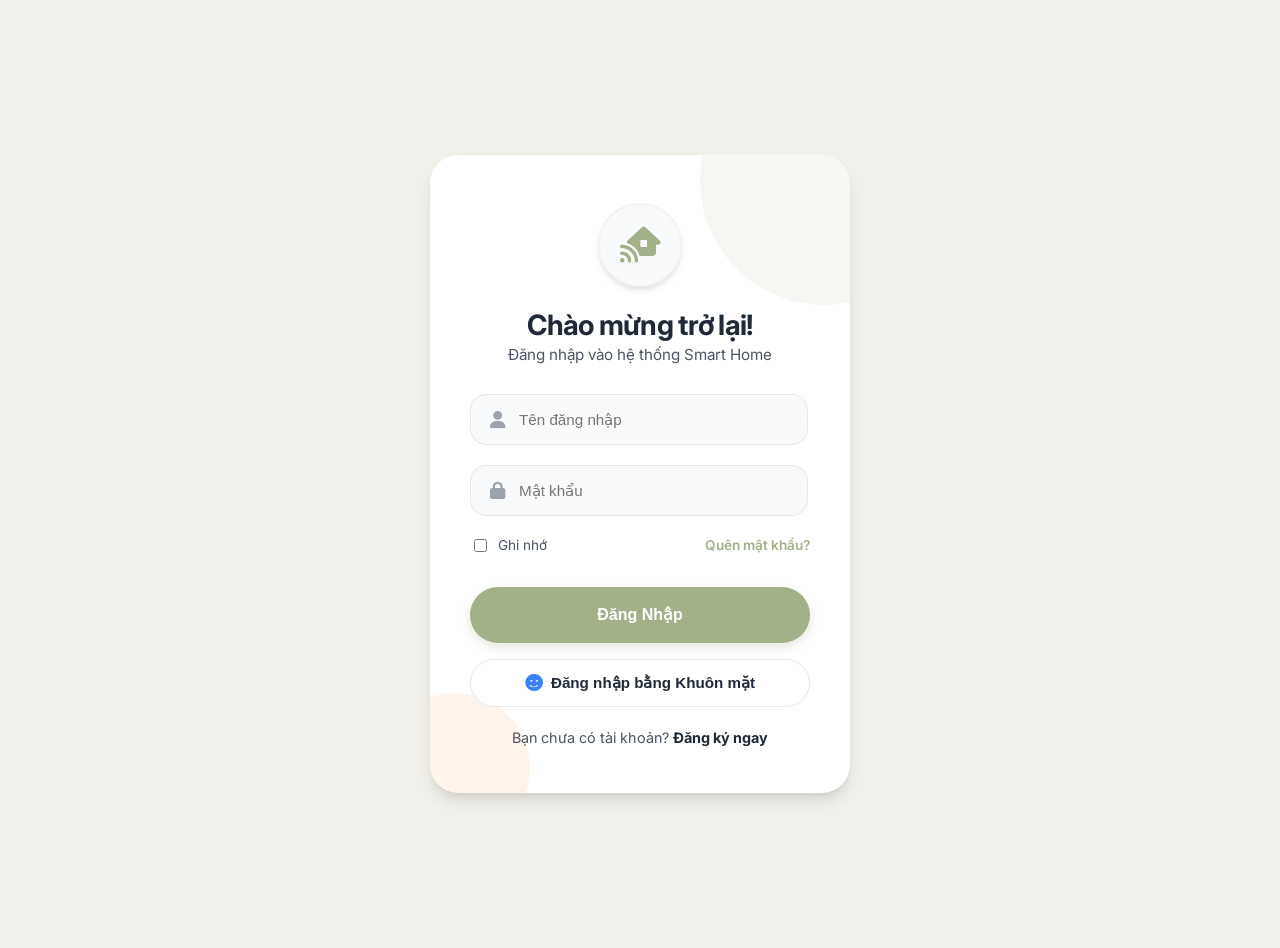
<file: assets/index.html>
<!DOCTYPE html>
<html lang="en">
<head>
    <meta charset="UTF-8">
    <meta name="viewport" content="width=device-width, initial-scale=1.0">
    <title>Đăng Nhập - Smart Home</title>
    <link href="/assets/css/reset.css" rel="stylesheet" />
    <link rel="stylesheet" href="https://cdnjs.cloudflare.com/ajax/libs/font-awesome/6.4.0/css/all.min.css">
    <link href="https://fonts.googleapis.com/css2?family=Inter:wght@400;500;600;700&display=swap" rel="stylesheet">
    <link href="/assets/css/login.css" rel="stylesheet" />
</head>
<body>

    <div class="login-container">
        <div class="login-card">
            <div class="login-content">
                <div class="logo-circle">
                    <i class="fa-solid fa-house-signal"></i>
                </div>
                <h1>Chào mừng trở lại!</h1>
                <p class="subtitle">Đăng nhập vào hệ thống Smart Home</p>
                <div class="error-msg" id="errorMsg">Tên đăng nhập hoặc mật khẩu không đúng.</div>

                <form id="loginForm">
                    <div class="input-group">
                        <i class="fa-solid fa-user"></i>
                        <input type="text" id="username" placeholder="Tên đăng nhập" required autocomplete="username">
                    </div>

                    <div class="input-group">
                        <i class="fa-solid fa-lock"></i>
                        <input type="password" id="password" placeholder="Mật khẩu" required autocomplete="current-password">
                    </div>

                    <div class="options">
                        <label>
                            <input type="checkbox" id="remember"> Ghi nhớ
                        </label>
                        <a href="#">Quên mật khẩu?</a>
                    </div>

                    <button type="submit" class="btn-login" id="loginBtn">
                        <span id="btnText">Đăng Nhập</span>
                        <div class="spinner" id="btnSpinner"></div>
                    </button>
                    
                    <button type="button" class="btn-faceid" onclick="window.location.href='face-login.html'">
                        <i class="fa-solid fa-face-smile"></i> Đăng nhập bằng Khuôn mặt
                    </button>
                </form>

                <p class="register-link">Bạn chưa có tài khoản? <a href="/assets/register.html">Đăng ký ngay</a></p>
            </div>
        </div>
    </div>

    <script>
        document.getElementById('loginForm').addEventListener('submit', async function(e) {
            e.preventDefault();
            
            const btn = document.getElementById('loginBtn');
            const text = document.getElementById('btnText');
            const spinner = document.getElementById('btnSpinner');
            const errorMsg = document.getElementById('errorMsg');
            
            // Ẩn lỗi cũ
            errorMsg.style.display = 'none';
            
            const user = document.getElementById('username').value.trim();
            const pass = document.getElementById('password').value;

            // Hiển thị trạng thái đang tải
            text.style.display = 'none';
            spinner.style.display = 'block';
            btn.style.pointerEvents = 'none';

            try {
                // Gọi API Đăng nhập thật lên FastAPI
                const response = await fetch("https://smarthome.vonhathuy.id.vn/api/auth/login", {
                    method: "POST",
                    headers: { "Content-Type": "application/json" },
                    body: JSON.stringify({
                        username: user,
                        password: pass
                    })
                });

                const data = await response.json();

                if (response.ok) {
                    // Đăng nhập thành công -> Lưu thông tin vào localStorage để các trang khác biết
                    localStorage.setItem('isAuthenticated', 'true');
                    localStorage.setItem('username', data.full_name || user);
                    localStorage.setItem('family_id', data.family_id); // Cực kỳ quan trọng để bảo mật
                    
                    // Chuyển hướng vào trang điều khiển nhà
                    window.location.href = '/assets/home.html';
                } else {
                    // Lỗi: Sai pass hoặc sai user
                    throw new Error(data.detail || "Tên đăng nhập hoặc mật khẩu không đúng.");
                }
            } catch (error) {
                // Phục hồi lại nút bấm và báo lỗi
                text.style.display = 'block';
                spinner.style.display = 'none';
                btn.style.pointerEvents = 'auto';
                errorMsg.innerText = error.message;
                errorMsg.style.display = 'block';
            }
        });
    </script>
</body>
</html>
</file>
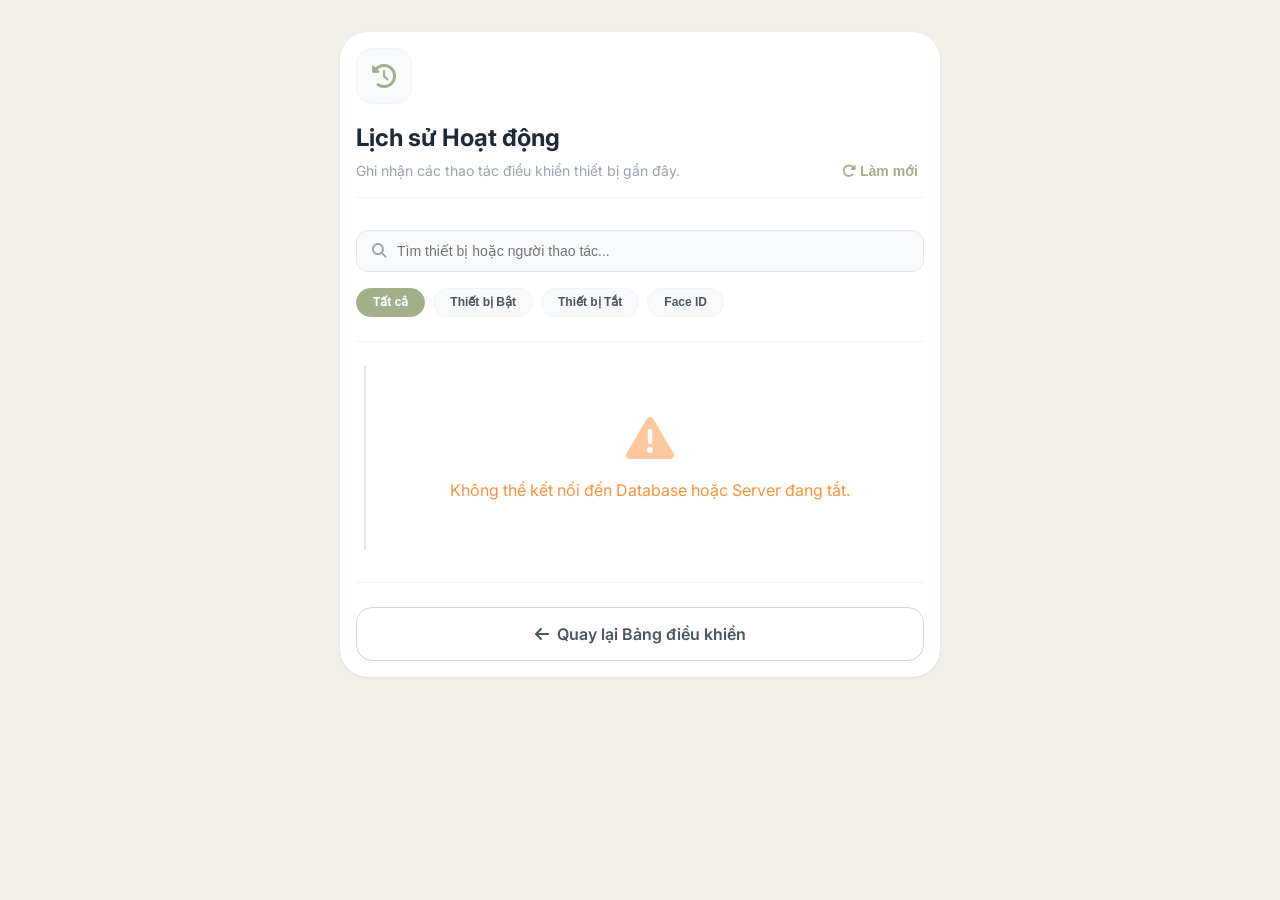
<file: assets/history.html>
<!DOCTYPE html>
<html lang="vi">
<head>
    <meta charset="UTF-8" />
    <meta name="viewport" content="width=device-width, initial-scale=1.0, user-scalable=no" />
    <title>Lịch sử Hoạt động - GDU SmartHome</title>
    
    <!-- CSS Reset -->
    <link href="/assets/css/reset.css" rel="stylesheet" />
    <!-- Fonts and Icons -->
    <link rel="stylesheet" href="https://cdnjs.cloudflare.com/ajax/libs/font-awesome/6.4.0/css/all.min.css">
    <link href="https://fonts.googleapis.com/css2?family=Inter:wght@400;500;600;700&display=swap" rel="stylesheet">
    <!-- Custom CSS -->
    <link href="/assets/css/home.css" rel="stylesheet" />
    
    <script>
        // Check saved theme
        if (localStorage.getItem("theme") === "dark") {
            document.documentElement.setAttribute("data-theme", "dark");
        }
    </script>
    
    <!-- Custom CSS -->
    <link href="/assets/css/history.css" rel="stylesheet" />
</head>
<body>

    <div class="card history-card">
        <div class="header-icon">
            <i class="fa-solid fa-clock-rotate-left"></i>
        </div>
        <h2 class="title">Lịch sử Hoạt động</h2>
        <div class="subtitle">
            <span>Ghi nhận các thao tác điều khiển thiết bị gần đây.</span>
            <button class="btn-refresh" id="btn-refresh" onclick="fetchHistory()"><i class="fa-solid fa-rotate-right"></i> Làm mới</button>
        </div>

        <div class="filter-bar">
            <div class="search-container">
                <i class="fa-solid fa-magnifying-glass"></i>
                <input type="text" id="search-input" class="search-input" placeholder="Tìm thiết bị hoặc người thao tác...">
            </div>
            <div class="filter-chips" id="filter-chips">
                <button class="filter-chip active" data-filter="all">Tất cả</button>
                <button class="filter-chip" data-filter="on">Thiết bị Bật</button>
                <button class="filter-chip" data-filter="off">Thiết bị Tắt</button>
                <button class="filter-chip" data-filter="face">Face ID</button>
            </div>
        </div>

        <div class="timeline-wrapper">
            <div id="timeline-container" class="timeline">
                <!-- Timeline items will be injected here -->
                <div class="empty-state">
                    <i class="fa-solid fa-spinner fa-spin"></i>
                    <p>Đang tải dữ liệu lịch sử...</p>
                </div>
            </div>
        </div>

        <div class="controls-row">
            <a href="home.html" class="btn-action-secondary"><i class="fa-solid fa-arrow-left"></i> Quay lại Bảng điều khiển</a>
        </div>
    </div>

    <script>
        function formatTime(dateString) {
            if (!dateString) return "Không rõ thời gian";
            const date = new Date(dateString);
            if (isNaN(date.getTime())) return "Định dạng sai";

            const now = new Date();
            const diffMs = now - date;
            const diffMins = Math.floor(diffMs / 60000);
            
            if (diffMins < 1) return "Vừa xong";
            if (diffMins < 60) return `${diffMins} phút trước`;
            if (diffMins < 1440) return `${Math.floor(diffMins / 60)} giờ trước`;
            
            // Format HH:MM - DD/MM
            const hours = String(date.getHours()).padStart(2, '0');
            const mins = String(date.getMinutes()).padStart(2, '0');
            const day = String(date.getDate()).padStart(2, '0');
            const month = String(date.getMonth() + 1).padStart(2, '0');
            return `${hours}:${mins} - ${day}/${month}`;
        }

        async function fetchHistory() {
            const container = document.getElementById('timeline-container');
            const refreshBtn = document.getElementById('btn-refresh');
            refreshBtn.innerHTML = '<i class="fa-solid fa-spinner fa-spin"></i> Đang tải...';
            
            try {
                const res = await fetch("https://smarthome.vonhathuy.id.vn/api/history?limit=50");
                if (res.ok) {
                    const json = await res.json();
                    const data = json.data;
                    
                    if (!data || data.length === 0) {
                        allHistoryData = [];
                        renderHistory([]);
                    } else {
                        allHistoryData = data;
                        applyFilters();
                    }
                } else {
                    throw new Error("Lỗi Server");
                }
            } catch (error) {
                console.error(error);
                container.innerHTML = `
                    <div class="empty-state" style="color: var(--accent-orange);">
                        <i class="fa-solid fa-triangle-exclamation"></i>
                        <p>Không thể kết nối đến Database hoặc Server đang tắt.</p>
                    </div>
                `;
            } finally {
                refreshBtn.innerHTML = '<i class="fa-solid fa-rotate-right"></i> Làm mới';
            }
        }

        let allHistoryData = [];
        let currentFilter = 'all';

        function renderHistory(data) {
            const container = document.getElementById('timeline-container');
            
            if (data.length === 0) {
                container.innerHTML = `
                    <div class="empty-state">
                        <i class="fa-regular fa-folder-open"></i>
                        <p>Không tìm thấy lịch sử phù hợp.</p>
                    </div>
                `;
                return;
            }

            container.innerHTML = data.map(item => {
                const actionUpper = item.action.toUpperCase();
                const isOn = actionUpper === 'ON' || actionUpper === 'OPEN';
                const badgeClass = isOn ? 'badge-on' : 'badge-off';
                const actionLabel = actionUpper === 'ON' ? 'BẬT' : (actionUpper === 'OFF' ? 'TẮT' : actionUpper);
                const tagClass = isOn ? 'tag-on' : 'tag-off';
                
                return `
                    <div class="timeline-item">
                        <div class="timeline-badge ${badgeClass}"></div>
                        <div class="timeline-panel">
                            <div class="timeline-heading">
                                <h4 class="timeline-title">${item.device_name}</h4>
                                <span class="timeline-time"><i class="fa-regular fa-clock"></i> ${formatTime(item.created_at)}</span>
                            </div>
                            <div class="timeline-body">
                                <span class="action-tag ${tagClass}">${actionLabel}</span>
                                Nguồn thao tác: <strong>${item.triggered_by}</strong>
                            </div>
                        </div>
                    </div>
                `;
            }).join('');
        }

        function applyFilters() {
            const searchText = document.getElementById('search-input').value.toLowerCase();
            
            const filtered = allHistoryData.filter(item => {
                const matchSearch = item.device_name.toLowerCase().includes(searchText) || 
                                   item.triggered_by.toLowerCase().includes(searchText);
                
                let matchStatus = true;
                if (currentFilter === 'on') matchStatus = item.action.toUpperCase() === 'ON' || item.action.toUpperCase() === 'OPEN';
                if (currentFilter === 'off') matchStatus = item.action.toUpperCase() === 'OFF' || item.action.toUpperCase() === 'CLOSE';
                if (currentFilter === 'face') matchStatus = item.triggered_by.toLowerCase().includes('face');

                return matchSearch && matchStatus;
            });

            renderHistory(filtered);
        }

        // Event Listeners for Filters
        document.getElementById('search-input').addEventListener('input', applyFilters);
        
        document.getElementById('filter-chips').addEventListener('click', (e) => {
            if (e.target.classList.contains('filter-chip')) {
                // Update UI active state
                document.querySelectorAll('.filter-chip').forEach(btn => btn.classList.remove('active'));
                e.target.classList.add('active');
                
                // Set filter value and apply
                currentFilter = e.target.getAttribute('data-filter');
                applyFilters();
            }
        });

        // Tải lịch sử khi vừa load trang
        document.addEventListener('DOMContentLoaded', fetchHistory);

        // Lắng nghe sự kiện từ trang Home để load lại
        window.addEventListener("storage", (e) => {
            if (e.key === "history_updated") {
                fetchHistory();
            }
        });
    </script>
</body>
</html>
</file>
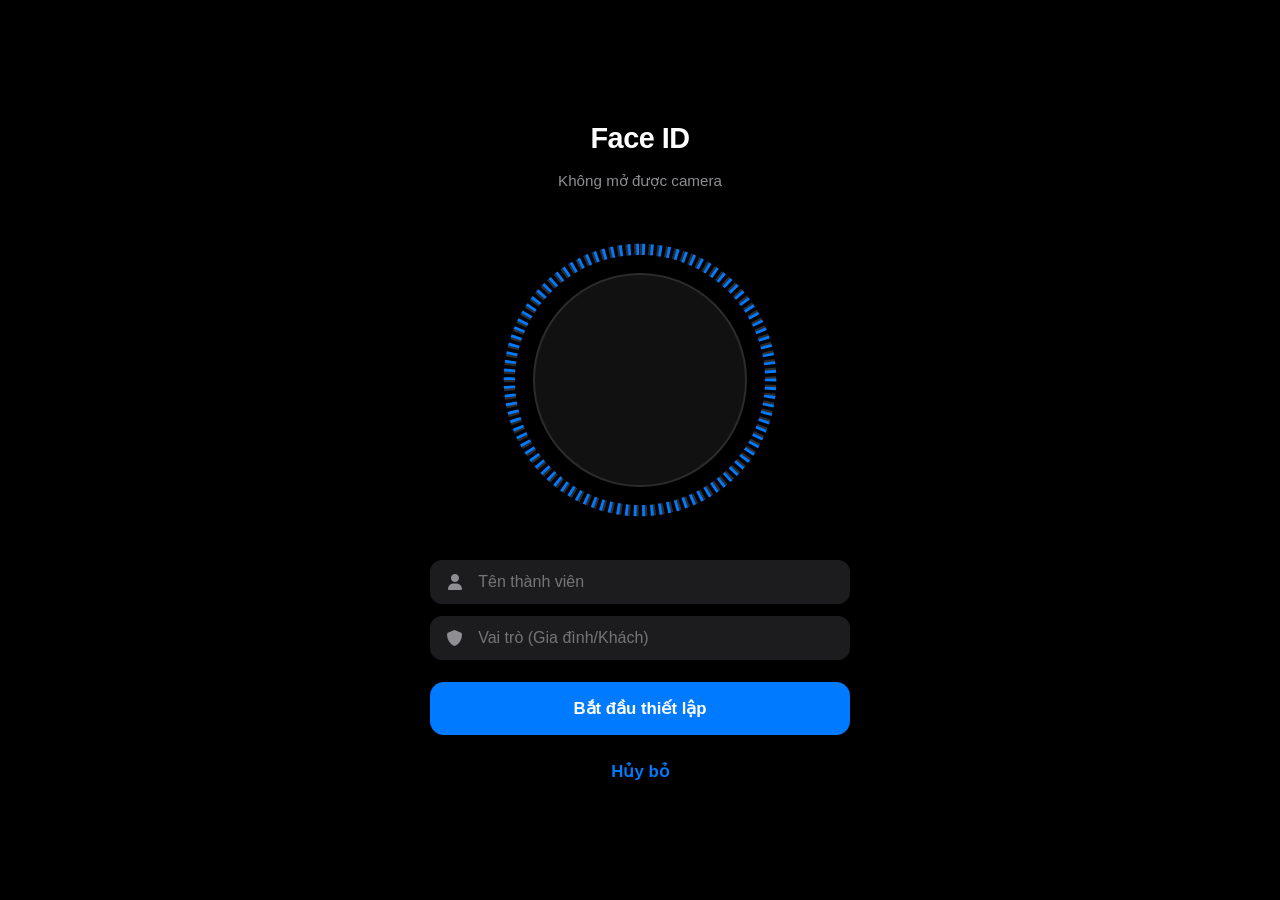
<file: assets/register-face.html>
<!DOCTYPE html>
<html lang="vi">
<head>
    <meta charset="UTF-8" />
    <meta name="viewport" content="width=device-width, initial-scale=1.0, user-scalable=no" />
    <title>SAGE AI - Thiết lập Face ID</title>
    <link rel="stylesheet" href="https://cdnjs.cloudflare.com/ajax/libs/font-awesome/6.4.0/css/all.min.css">
    <style>
        :root {
            --ios-blue: #007AFF;
            --ios-green: #34C759;
            --ios-red: #FF3B30;
            --bg-dark: #000000;
            --card-dark: #1C1C1E;
        }

        body {
            margin: 0; padding: 0;
            display: flex; justify-content: center; align-items: center;
            min-height: 100vh;
            background: var(--bg-dark);
            color: #FFF;
            font-family: -apple-system, BlinkMacSystemFont, "Segoe UI", Roboto, Helvetica, Arial, sans-serif;
        }

        .register-card {
            width: 100%; max-width: 420px;
            text-align: center; padding: 20px;
            animation: fadeIn 0.6s ease;
        }

        @keyframes fadeIn { from { opacity: 0; } to { opacity: 1; } }

        .title { font-size: 1.8rem; font-weight: 700; margin-bottom: 8px; letter-spacing: -0.5px; }
        .subtitle { font-size: 0.95rem; color: #8E8E93; line-height: 1.4; margin-bottom: 30px; height: 40px; }

        /* FaceID Container */
        .faceid-wrapper {
            position: relative;
            width: 280px; height: 280px;
            margin: 0 auto 40px auto;
            display: flex; align-items: center; justify-content: center;
        }

        .camera-circle {
            width: 210px; height: 210px;
            border-radius: 50%;
            overflow: hidden;
            background: #111;
            z-index: 2;
            border: 2px solid #2C2C2E;
        }

        #webcam { width: 100%; height: 100%; object-fit: cover; transform: scaleX(-1); }

        /* SVG Progress Ticks */
        .progress-svg {
            position: absolute; inset: 0;
            transform: rotate(-90deg);
            z-index: 1;
        }

        .tick-bg { fill: none; stroke: #2C2C2E; stroke-width: 12; stroke-dasharray: 3 6; }
        .tick-fg {
            fill: none; stroke: var(--ios-blue); stroke-width: 12;
            stroke-dasharray: 3 6; stroke-dashoffset: 880;
            transition: all 0.5s cubic-bezier(0.4, 0, 0.2, 1);
        }

        /* Radar & Scan Effects */
        .radar-scan {
            position: absolute; inset: -5px;
            border-radius: 50%;
            background: conic-gradient(from 0deg, transparent 180deg, rgba(0, 122, 255, 0.2) 360deg);
            animation: rotate 2s infinite linear;
            display: none; z-index: 3;
            pointer-events: none;
        }

        @keyframes rotate { from { transform: rotate(0deg); } to { transform: rotate(360deg); } }

        /* Success Icon */
        .success-overlay {
            position: absolute; inset: 0;
            display: none; align-items: center; justify-content: center;
            z-index: 10; background: rgba(0,0,0,0.4); border-radius: 50%;
        }
        .checkmark {
            width: 70px; height: 70px; border-radius: 50%;
            background: var(--ios-green); color: #000;
            display: flex; align-items: center; justify-content: center;
            font-size: 32px; animation: pop 0.4s cubic-bezier(0.17, 0.89, 0.32, 1.49);
        }
        @keyframes pop { 0% { transform: scale(0); } 100% { transform: scale(1); } }

        /* Form & Buttons */
        .input-group {
            background: var(--card-dark); border-radius: 12px;
            margin-bottom: 12px; padding: 12px 16px;
            display: flex; align-items: center;
        }
        .input-group i { color: #8E8E93; margin-right: 12px; width: 20px; }
        .input-group input {
            background: transparent; border: none; color: white;
            font-size: 1rem; width: 100%; outline: none;
        }

        .btn {
            width: 100%; padding: 16px; border-radius: 14px;
            font-size: 1.05rem; font-weight: 600; border: none;
            cursor: pointer; transition: all 0.2s; margin-top: 10px;
        }
        .btn-primary { background: var(--ios-blue); color: white; }
        .btn-primary:disabled { background: #2C2C2E; color: #48484A; }
        .btn-link { background: transparent; color: var(--ios-blue); }
    </style>
</head>
<body>

    <div class="register-card">
        <h1 class="title">Face ID</h1>
        <p class="subtitle" id="status-text">Đảm bảo khuôn mặt nằm trong vòng tròn và đủ ánh sáng.</p>

        <div class="faceid-wrapper">
            <svg class="progress-svg" viewBox="0 0 300 300">
                <circle cx="150" cy="150" r="140" class="tick-bg"></circle>
                <circle id="progress-tick" cx="150" cy="150" r="140" class="tick-fg"></circle>
            </svg>
            
            <div class="radar-scan" id="radar"></div>

            <div class="camera-circle">
                <video id="webcam" autoplay playsinline></video>
                <div class="success-overlay" id="success-ui">
                    <div class="checkmark"><i class="fa-solid fa-check"></i></div>
                </div>
            </div>
        </div>

        <div id="form-ui">
            <div class="input-group">
                <i class="fa-solid fa-user"></i>
                <input type="text" id="reg-name" placeholder="Tên thành viên" />
            </div>
            <div class="input-group">
                <i class="fa-solid fa-shield"></i>
                <input type="text" id="reg-role" placeholder="Vai trò (Gia đình/Khách)" />
            </div>
        </div>

        <button id="btn-start" class="btn btn-primary">Bắt đầu thiết lập</button>
        <button id="btn-back" class="btn btn-link" onclick="location.href='home.html'">Hủy bỏ</button>
    </div>

    <canvas id="photo-canvas" style="display: none"></canvas>

<script>
/* ================= CONFIG ================= */
const API_ANALYZE = "https://smarthome.vonhathuy.id.vn/api/face/analyze";
const API_REGISTER = "https://smarthome.vonhathuy.id.vn/api/auth/register-face";

const MAX_STEPS = 5;
const REQUIRED_STABLE = 3;
const MAX_FAIL = 25;

const TARGET_POSES = [
    // Nới lỏng thành 15 độ cho dễ nhận
    { label: "nhìn thẳng", check: (y,p)=>Math.abs(y)<15 && Math.abs(p)<15 },
    
    // Quay trái/phải: Bắt cả dấu âm/dương để chống lỗi lật gương
    { label: "quay trái", check: (y)=> y < -15 || y > 15 }, 
    { label: "quay phải", check: (y)=> y > 15 || y < -15 }, 
    
    // Ngước/cúi: Pitch thường không bị lật gương, nới lỏng xuống 15
    { label: "ngẩng lên", check: (_,p)=>p > 15 },
    { label: "cúi xuống", check: (_,p)=>p < -15 }
];

/* ================= STATE ================= */
const STATE = {
    IDLE: "IDLE",
    RUNNING: "RUNNING",
    SUCCESS: "SUCCESS",
    FAIL: "FAIL"
};

let state = STATE.IDLE;
let step = 0;
let stableFrames = 0;
let failCount = 0;
let processing = false;

/* ================= DOM ================= */
const video = document.getElementById("webcam");
const canvas = document.getElementById("photo-canvas");
const statusText = document.getElementById("status-text");
const btnStart = document.getElementById("btn-start");
const radar = document.getElementById("radar");
const progressTick = document.getElementById("progress-tick");
const successUI = document.getElementById("success-ui");

const regName = document.getElementById("reg-name");
const regRole = document.getElementById("reg-role");

const CIRCUMFERENCE = 2 * Math.PI * 140;

/* ================= CAMERA ================= */
async function initCamera() {
    try {
        const stream = await navigator.mediaDevices.getUserMedia({
            video: { facingMode: "user", width: 640, height: 480 }
        });
        video.srcObject = stream;
    } catch (e) {
        statusText.innerText = "Không mở được camera";
    }
}

/* ================= UI ================= */
function updateProgress() {
    const offset = CIRCUMFERENCE - (step / MAX_STEPS) * CIRCUMFERENCE;
    progressTick.style.strokeDashoffset = offset;
}

function setStatus(text, color="#FFF") {
    statusText.innerText = text;
    statusText.style.color = color;
}

/* ================= API ================= */
async function analyzeFrame(blob) {
    const form = new FormData();
    form.append("file", blob);

    try {
        const res = await fetch(API_ANALYZE, { method: "POST", body: form });
        return await res.json();
    } catch {
        return { success: false, error: "Server offline" };
    }
}

async function uploadFrame(blob) {
    const form = new FormData();
    form.append("file", blob);
    form.append("name", regName.value);
    form.append("role", regRole.value);
    form.append("step", step+1);

    await fetch(API_REGISTER, { method: "POST", body: form });
}

/* ================= CORE LOOP ================= */
async function loop() {
    if (state !== STATE.RUNNING) return;
    if (processing) return requestAnimationFrame(loop);

    processing = true;

    const ctx = canvas.getContext("2d");
    canvas.width = video.videoWidth;
    canvas.height = video.videoHeight;
    ctx.drawImage(video, 0, 0);

    const blob = await new Promise(res => canvas.toBlob(res, "image/jpeg", 0.8));
    const result = await analyzeFrame(blob);

    /* ===== FAIL SAFE ===== */
    if (!result.success) {
        failCount++;
        setStatus("Đang tìm khuôn mặt...", "#FF3B30");

        if (failCount > MAX_FAIL) {
            state = STATE.FAIL;
            setStatus("Không nhận diện được. Thử lại.", "#FF3B30");
        }

        processing = false;
        return requestAnimationFrame(loop);
    }

    failCount = 0;

    const { yaw, pitch, blink, depth_ok, light_ok, center_ok } = result;
    const target = TARGET_POSES[step];
    console.log(`Góc hiện tại -> Yaw (Trái/Phải): ${yaw.toFixed(1)} | Pitch (Lên/Xuống): ${pitch.toFixed(1)}`);

    /* ===== CHECK CONDITIONS ===== */
    if (!light_ok) {
        setStatus("Thiếu ánh sáng", "#FF9500");
        stableFrames = 0;
    }
    else if (!center_ok) {
        setStatus("Đưa mặt vào giữa", "#FF9500");
        stableFrames = 0;
    }
    else if (!depth_ok) {
        setStatus("Phát hiện giả mạo", "#FF3B30");
        stableFrames = 0;
    }
    else if (!blink && step === 0) {
        setStatus("Hãy chớp mắt", "#0A84FF");
        stableFrames = 0;
    }
    else {
        setStatus(`Hãy ${target.label}`);

        if (target.check(yaw, pitch)) {
            stableFrames++;

            if (stableFrames >= REQUIRED_STABLE) {
                setStatus("Đã ghi nhận", "#34C759");

                await uploadFrame(blob);

                step++;
                updateProgress();
                stableFrames = 0;

                if (step >= MAX_STEPS) {
                    finish();
                    return;
                }

                await sleep(800);
            }
        } else {
            stableFrames = 0;
        }
    }

    processing = false;
    requestAnimationFrame(loop);
}

/* ================= CONTROL ================= */
function start() {
    if (!regName.value || !regRole.value) {
        alert("Nhập thông tin trước");
        return;
    }

    state = STATE.RUNNING;
    btnStart.style.display = "none";
    radar.style.display = "block";

    loop();
}

function finish() {
    state = STATE.SUCCESS;

    radar.style.display = "none";
    successUI.style.display = "flex";

    setStatus("Face ID sẵn sàng", "#34C759");

    if (video.srcObject) {
        video.srcObject.getTracks().forEach(t => t.stop());
    }

    setTimeout(() => location.href = "home.html", 2000);
}

/* ================= UTIL ================= */
function sleep(ms) {
    return new Promise(res => setTimeout(res, ms));
}

/* ================= INIT ================= */
btnStart.onclick = start;
initCamera();
updateProgress();
</script>
</body>
</html>
</file>
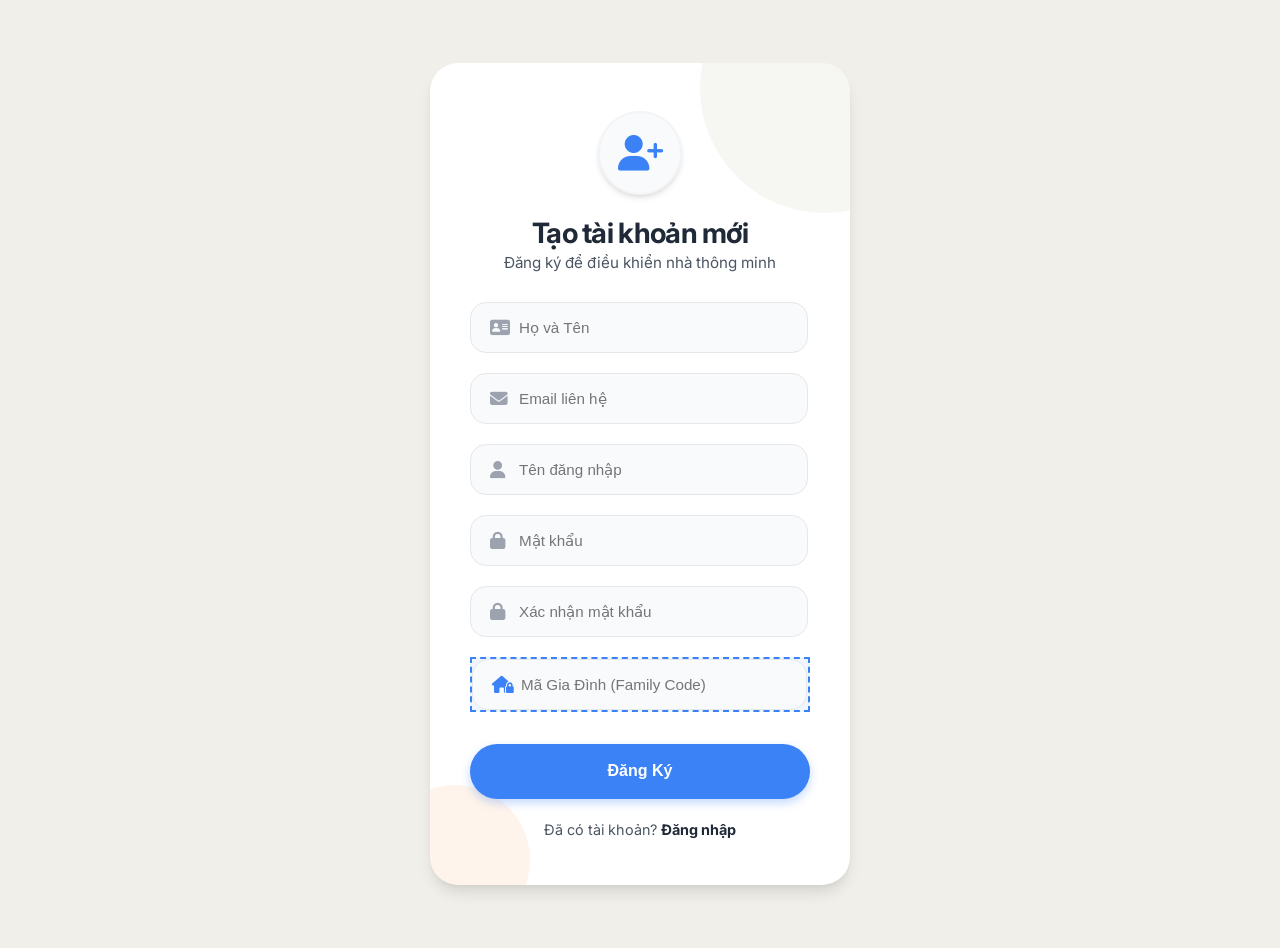
<file: assets/register.html>
<!DOCTYPE html>
<html lang="en">
<head>
    <meta charset="UTF-8">
    <meta name="viewport" content="width=device-width, initial-scale=1.0">
    <title>Đăng Ký - Smart Home</title>
    <link href="/assets/css/reset.css" rel="stylesheet" />
    <link rel="stylesheet" href="https://cdnjs.cloudflare.com/ajax/libs/font-awesome/6.4.0/css/all.min.css">
    <link href="https://fonts.googleapis.com/css2?family=Inter:wght@400;500;600;700&display=swap" rel="stylesheet">
    <link href="/assets/css/login.css" rel="stylesheet" />
    <style>
        /* Override cho trang Đăng Ký: dùng màu xanh dương thay xanh lá */
        .logo-circle { color: #3B82F6; }
        .input-group input:focus {
            border-color: #3B82F6;
            box-shadow: 0 0 0 4px rgba(59, 130, 246, 0.15);
        }
        .btn-login {
            background: #3B82F6;
            box-shadow: 0 4px 10px rgba(59, 130, 246, 0.3);
            margin-top: 2rem;
        }
        .btn-login:hover {
            background: #2563EB;
            box-shadow: 0 6px 15px rgba(59, 130, 246, 0.4);
        }
        .register-link a:hover { color: #3B82F6; }
        .success-msg {
            color: #10B981;
            font-size: 0.9rem;
            margin-bottom: 1rem;
            font-weight: 600;
            display: none;
            background: #ECFDF5;
            padding: 0.75rem;
            border-radius: 0.5rem;
            border: 1px solid #A7F3D0;
        }
        /* Highlight riêng cho ô nhập Mã gia đình */
        .family-code-group {
            border: 2px dashed #3B82F6 !important;
            background: #EFF6FF !important;
        }
        .family-code-group i { color: #3B82F6 !important; }
    </style>
</head>
<body>

    <div class="login-container">
        <div class="login-card">
            <div class="login-content">
                <div class="logo-circle">
                    <i class="fa-solid fa-user-plus"></i>
                </div>
                
                <h1>Tạo tài khoản mới</h1>
                <p class="subtitle">Đăng ký để điều khiển nhà thông minh</p>

                <div class="error-msg" id="errorMsg">Mật khẩu xác nhận không khớp.</div>
                <div class="success-msg" id="successMsg"><i class="fa-solid fa-circle-check"></i> Đăng ký thành công! Đang chuyển hướng...</div>

                <form id="registerForm">
                    <div class="input-group">
                        <i class="fa-solid fa-address-card"></i>
                        <input type="text" id="full_name" placeholder="Họ và Tên" required autocomplete="name">
                    </div>

                    <div class="input-group">
                        <i class="fa-solid fa-envelope"></i>
                        <input type="email" id="email" placeholder="Email liên hệ" required autocomplete="email">
                    </div>

                    <div class="input-group">
                        <i class="fa-solid fa-user"></i>
                        <input type="text" id="username" placeholder="Tên đăng nhập" required autocomplete="username">
                    </div>

                    <div class="input-group">
                        <i class="fa-solid fa-lock"></i>
                        <input type="password" id="password" placeholder="Mật khẩu" required autocomplete="new-password">
                    </div>

                    <div class="input-group">
                        <i class="fa-solid fa-lock"></i>
                        <input type="password" id="confirm_password" placeholder="Xác nhận mật khẩu" required autocomplete="new-password">
                    </div>

                    <div class="input-group family-code-group">
                        <i class="fa-solid fa-house-lock"></i>
                        <input type="text" id="family_code" placeholder="Mã Gia Đình (Family Code)" required>
                    </div>

                    <button type="submit" class="btn-login" id="registerBtn">
                        <span id="btnText">Đăng Ký</span>
                        <div class="spinner" id="btnSpinner"></div>
                    </button>
                    
                </form>

                <p class="register-link">Đã có tài khoản? <a href="index.html">Đăng nhập</a></p>
            </div>
        </div>
    </div>

    <script>
        document.getElementById('registerForm').addEventListener('submit', async function(e) {
            e.preventDefault();
            
            const btn = document.getElementById('registerBtn');
            const text = document.getElementById('btnText');
            const spinner = document.getElementById('btnSpinner');
            const errorMsg = document.getElementById('errorMsg');
            const successMsg = document.getElementById('successMsg');
            
            // Hide messages
            errorMsg.style.display = 'none';
            successMsg.style.display = 'none';
            
            // Lấy dữ liệu
            const fullName = document.getElementById('full_name').value.trim();
            const email = document.getElementById('email').value.trim();
            const user = document.getElementById('username').value.trim();
            const pass = document.getElementById('password').value;
            const confirmPass = document.getElementById('confirm_password').value;
            const familyCode = document.getElementById('family_code').value.trim();

            // Validate match
            if (pass !== confirmPass) {
                errorMsg.innerText = "Mật khẩu xác nhận không khớp.";
                errorMsg.style.display = 'block';
                return;
            }

            // Simulate loading state
            text.style.display = 'none';
            spinner.style.display = 'block';
            btn.style.pointerEvents = 'none';

            // GỌI API THẬT LÊN FASTAPI
            try {
                const response = await fetch("https://smarthome.vonhathuy.id.vn/api/auth/register", {
                    method: "POST",
                    headers: { "Content-Type": "application/json" },
                    body: JSON.stringify({
                        full_name: fullName,
                        email: email,
                        username: user,
                        password: pass,
                        family_code: familyCode
                    })
                });

                const data = await response.json();

                if (response.ok) {
                    // Show success
                    document.getElementById('registerForm').style.display = 'none';
                    successMsg.innerHTML = '<i class="fa-solid fa-circle-check"></i> Đăng ký thành công! Đang mở Camera...';
                    successMsg.style.display = 'block';
                    spinner.style.display = 'none';

                    // Lưu username lại để trang register-face.html lấy được gửi ảnh lên
                    localStorage.setItem('temp_reg_username', user);

                    // Chuyển hướng sang trang quét khuôn mặt thay vì trang đăng nhập
                    setTimeout(() => {
                        window.location.href = 'register-face.html';
                    }, 1500);
                } else {
                    // Nếu lỗi (Sai mã gia đình, trùng user...)
                    throw new Error(data.detail || "Đăng ký thất bại");
                }
            } catch (error) {
                text.style.display = 'block';
                spinner.style.display = 'none';
                btn.style.pointerEvents = 'auto';
                errorMsg.innerText = error.message;
                errorMsg.style.display = 'block';
            }
        });
    </script>
</body>
</html>
</file>
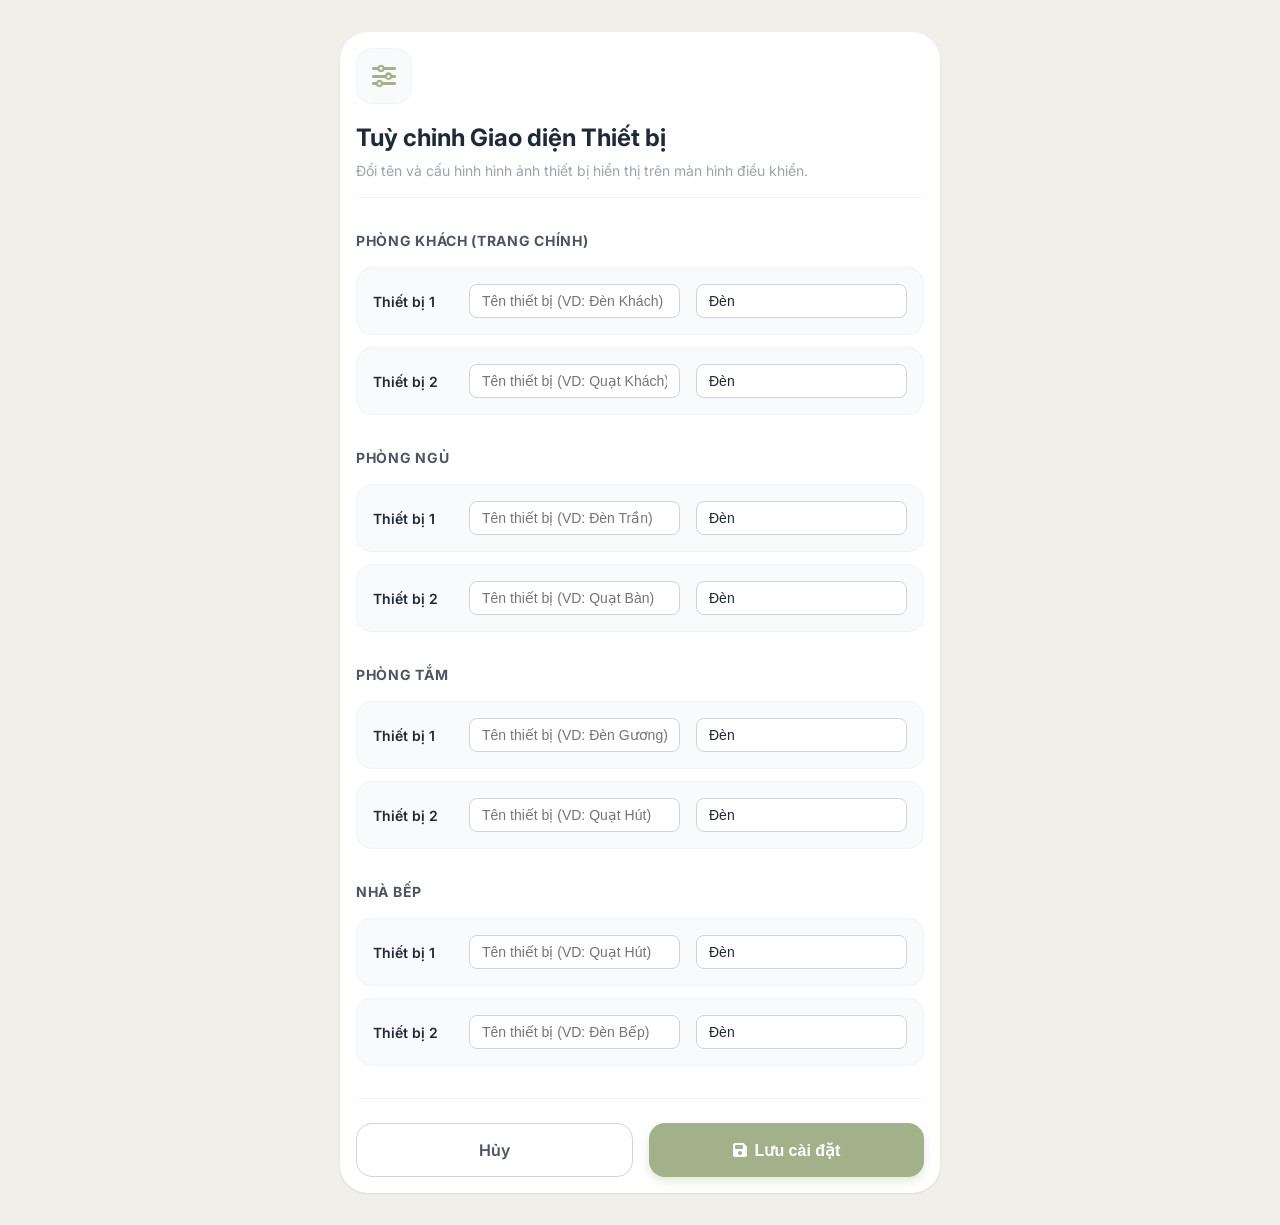
<file: assets/settings.html>
<!DOCTYPE html>
<html lang="vi">
<head>
    <meta charset="UTF-8" />
    <meta name="viewport" content="width=device-width, initial-scale=1.0, user-scalable=no" />
    <title>Cài đặt Thiết bị - GDU SmartHome</title>
    
    <!-- CSS Reset -->
    <link href="/assets/css/reset.css" rel="stylesheet" />
    <!-- Fonts and Icons -->
    <link rel="stylesheet" href="https://cdnjs.cloudflare.com/ajax/libs/font-awesome/6.4.0/css/all.min.css">
    <link href="https://fonts.googleapis.com/css2?family=Inter:wght@400;500;600;700&display=swap" rel="stylesheet">
    <!-- Custom CSS -->
    <link href="/assets/css/home.css" rel="stylesheet" />
    
    <script>
        // Check saved theme
        if (localStorage.getItem("theme") === "dark") {
            document.documentElement.setAttribute("data-theme", "dark");
        }
    </script>
    
    <style>
        body {
            display: flex;
            justify-content: center;
            align-items: flex-start;
            min-height: 100vh;
            padding: 2rem 1.5rem;
        }
        .settings-card {
            max-width: 600px;
            width: 100%;
        }
        
        .header-icon {
            width: 56px; height: 56px;
            border-radius: 1rem;
            background: var(--bg-chat);
            color: var(--accent-primary);
            font-size: 1.5rem;
            display: flex; align-items: center; justify-content: center;
            margin-bottom: 1rem;
            border: 1px solid #F3F4F6;
        }
        [data-theme="dark"] .header-icon { border-color: #4B5563; }

        .title {
            font-size: 1.5rem;
            font-weight: 700;
            color: var(--text-dark);
            margin-bottom: 0.25rem;
        }
        .subtitle {
            font-size: 0.875rem;
            color: var(--text-light);
            margin-bottom: 2rem;
            padding-bottom: 1rem;
            border-bottom: 1px solid #F3F4F6;
        }
        [data-theme="dark"] .subtitle { border-color: #374151; }

        /* Settings Groups */
        .setting-group {
            margin-bottom: 2rem;
        }
        .group-title {
            font-size: 0.875rem;
            font-weight: 700;
            color: var(--text-medium);
            margin-bottom: 1rem;
            text-transform: uppercase;
            letter-spacing: 0.05em;
        }
        
        .device-row {
            display: flex;
            align-items: center;
            gap: 1rem;
            background: var(--bg-chat);
            padding: 1rem;
            border-radius: 1rem;
            border: 1px solid #F3F4F6;
            margin-bottom: 0.75rem;
        }
        [data-theme="dark"] .device-row { background: #2D3748; border-color: #4B5563; }
        
        .dev-label {
            width: 80px;
            font-size: 0.875rem;
            font-weight: 600;
            color: var(--text-dark);
            flex-shrink: 0;
        }
        .form-control {
            flex: 1;
            background: var(--bg-card);
            border: 1px solid #D1D5DB;
            border-radius: 0.5rem;
            padding: 0.5rem 0.75rem;
            font-size: 0.875rem;
            color: var(--text-dark);
            outline: none;
            transition: border-color 0.2s;
        }
        [data-theme="dark"] .form-control { background: #374151; border-color: #4B5563; color: var(--text-light); }
        .form-control:focus { border-color: var(--accent-primary); }
        
        select.form-control {
            cursor: pointer;
            appearance: none;
        }

        /* Buttons */
        .controls-row {
            display: flex; gap: 1rem; margin-top: 2rem;
            padding-top: 1.5rem;
            border-top: 1px solid #F3F4F6;
        }
        [data-theme="dark"] .controls-row { border-color: #374151; }
        .btn-action {
            flex: 1;
            display: flex; align-items: center; justify-content: center; gap: 0.5rem;
            padding: 0.875rem;
            border-radius: 1rem;
            font-weight: 600; font-size: 1rem;
            cursor: pointer; transition: var(--transition);
            border: none;
            text-decoration: none;
        }
        .btn-action-primary {
            background: var(--accent-primary);
            color: white;
            box-shadow: 0 4px 10px rgba(163, 177, 138, 0.3);
        }
        .btn-action-primary:hover { background: var(--accent-primary-hover); transform: translateY(-2px); }
        
        .btn-action-secondary {
            background: transparent;
            color: var(--text-medium);
            border: 1px solid #D1D5DB;
        }
        [data-theme="dark"] .btn-action-secondary { border-color: #4B5563; }
        .btn-action-secondary:hover { background: #F3F4F6; color: var(--text-dark); }
        [data-theme="dark"] .btn-action-secondary:hover { background: #374151; color: white; }
    </style>
</head>
<body>

    <div class="card settings-card">
        <div class="header-icon">
            <i class="fa-solid fa-sliders"></i>
        </div>
        <h2 class="title">Tuỳ chỉnh Giao diện Thiết bị</h2>
        <p class="subtitle">Đổi tên và cấu hình hình ảnh thiết bị hiển thị trên màn hình điều khiển.</p>

        <!-- Dynamic Device Settings Form -->
        <div id="settings-form">
            <!-- Phòng Khách -->
            <div class="setting-group">
                <div class="group-title">Phòng Khách (Trang chính)</div>
                <div class="device-row">
                    <div class="dev-label">Thiết bị 1</div>
                    <input type="text" id="name-living-1" class="form-control" placeholder="Tên thiết bị (VD: Đèn Khách)">
                    <select id="type-living-1" class="form-control">
                        <option value="light">Đèn</option>
                        <option value="fan">Quạt</option>
                        <option value="tv">Tivi</option>
                        <option value="ac">Điều hoà</option>
                        <option value="plug">Ổ cắm</option>
                    </select>
                </div>
                <div class="device-row">
                    <div class="dev-label">Thiết bị 2</div>
                    <input type="text" id="name-living-2" class="form-control" placeholder="Tên thiết bị (VD: Quạt Khách)">
                    <select id="type-living-2" class="form-control">
                        <option value="light">Đèn</option>
                        <option value="fan">Quạt</option>
                        <option value="tv">Tivi</option>
                        <option value="ac">Điều hoà</option>
                        <option value="plug">Ổ cắm</option>
                    </select>
                </div>
            </div>

            <!-- Phòng Ngủ -->
            <div class="setting-group">
                <div class="group-title">Phòng Ngủ</div>
                <div class="device-row">
                    <div class="dev-label">Thiết bị 1</div>
                    <input type="text" id="name-room1-1" class="form-control" placeholder="Tên thiết bị (VD: Đèn Trần)">
                    <select id="type-room1-1" class="form-control">
                        <option value="light">Đèn</option>
                        <option value="fan">Quạt</option>
                        <option value="tv">Tivi</option>
                        <option value="ac">Điều hoà</option>
                        <option value="plug">Ổ cắm</option>
                    </select>
                </div>
                <div class="device-row">
                    <div class="dev-label">Thiết bị 2</div>
                    <input type="text" id="name-room1-2" class="form-control" placeholder="Tên thiết bị (VD: Quạt Bàn)">
                    <select id="type-room1-2" class="form-control">
                        <option value="light">Đèn</option>
                        <option value="fan">Quạt</option>
                        <option value="tv">Tivi</option>
                        <option value="ac">Điều hoà</option>
                        <option value="plug">Ổ cắm</option>
                    </select>
                </div>
            </div>

            <!-- Phòng Tắm -->
            <div class="setting-group">
                <div class="group-title">Phòng Tắm</div>
                <div class="device-row">
                    <div class="dev-label">Thiết bị 1</div>
                    <input type="text" id="name-room2-1" class="form-control" placeholder="Tên thiết bị (VD: Đèn Gương)">
                    <select id="type-room2-1" class="form-control">
                        <option value="light">Đèn</option>
                        <option value="fan">Quạt hút</option>
                        <option value="heater">Bình nóng lạnh</option>
                        <option value="plug">Ổ cắm</option>
                    </select>
                </div>
                <div class="device-row">
                    <div class="dev-label">Thiết bị 2</div>
                    <input type="text" id="name-room2-2" class="form-control" placeholder="Tên thiết bị (VD: Quạt Hút)">
                    <select id="type-room2-2" class="form-control">
                        <option value="light">Đèn</option>
                        <option value="fan">Quạt hút</option>
                        <option value="heater">Bình nóng lạnh</option>
                        <option value="plug">Ổ cắm</option>
                    </select>
                </div>
            </div>

            <!-- Nhà Bếp -->
            <div class="setting-group">
                <div class="group-title">Nhà Bếp</div>
                <div class="device-row">
                    <div class="dev-label">Thiết bị 1</div>
                    <input type="text" id="name-kitchen-1" class="form-control" placeholder="Tên thiết bị (VD: Quạt Hút)">
                    <select id="type-kitchen-1" class="form-control">
                        <option value="light">Đèn</option>
                        <option value="fan">Quạt</option>
                        <option value="fridge">Tủ lạnh</option>
                        <option value="microwave">Lò vi sóng</option>
                        <option value="plug">Ổ cắm</option>
                    </select>
                </div>
                <div class="device-row">
                    <div class="dev-label">Thiết bị 2</div>
                    <input type="text" id="name-kitchen-2" class="form-control" placeholder="Tên thiết bị (VD: Đèn Bếp)">
                    <select id="type-kitchen-2" class="form-control">
                        <option value="light">Đèn</option>
                        <option value="fan">Quạt</option>
                        <option value="fridge">Tủ lạnh</option>
                        <option value="microwave">Lò vi sóng</option>
                        <option value="plug">Ổ cắm</option>
                    </select>
                </div>
            </div>
        </div>

        <div class="controls-row">
            <a href="home.html" class="btn-action btn-action-secondary">Hủy</a>
            <button id="btn-save" class="btn-action btn-action-primary">
                <i class="fa-solid fa-floppy-disk"></i> Lưu cài đặt
            </button>
        </div>
    </div>

<script>
        const idMapping = {
            "living-1": 7, // Đèn Khách (ID trong DB là 7)
            "living-2": 8, // Quạt Khách (ID trong DB là 8)
            "room1-1": 1,  // Đèn Phòng Ngủ (ID trong DB là 1)
            "room1-2": 2,  // Quạt Phòng Ngủ (ID trong DB là 2)
            "room2-1": 5,  // Đèn Phòng Tắm (ID trong DB là 5)
            "room2-2": null, // (Tạm thời DB chưa có Quạt phòng tắm, để null)
            "kitchen-1": 4, // Quạt Bếp (ID trong DB là 4)
            "kitchen-2": 3  // Đèn Bếp (ID trong DB là 3)
        };

        const configKeys = Object.keys(idMapping);

        // 2. Tải cài đặt hiện tại từ PostgreSQL (API)
        async function loadSettings() {
            try {
                const res = await fetch("https://smarthome.vonhathuy.id.vn/api/settings");
                if (res.ok) {
                    const json = await res.json();
                    if (json.status === "success" && json.data) {
                        const dbData = json.data;
                        
                        configKeys.forEach(htmlKey => {
                            const dbId = idMapping[htmlKey];
                            const dbKey = `dev_${dbId}`; // Tìm key "dev_7" trong dữ liệu API trả về

                            if (dbId && dbData[dbKey]) {
                                const nameEl = document.getElementById(`name-${htmlKey}`);
                                const typeEl = document.getElementById(`type-${htmlKey}`);
                                
                                if (nameEl && dbData[dbKey].name) nameEl.value = dbData[dbKey].name;
                                if (typeEl && dbData[dbKey].type) typeEl.value = dbData[dbKey].type;
                                
                                localStorage.setItem(`dev_config_${dbId}`, JSON.stringify(dbData[dbKey]));
                            }
                        });
                        return; // Done
                    }
                }
            } catch (error) {
                console.warn("Không kết nối được server, dùng localStorage", error);
            }
            
            // Fallback
            configKeys.forEach(htmlKey => {
                const dbId = idMapping[htmlKey];
                const savedData = localStorage.getItem(`dev_config_${dbId}`);
                if (savedData) {
                    try {
                        const parsed = JSON.parse(savedData);
                        const nameEl = document.getElementById(`name-${htmlKey}`);
                        const typeEl = document.getElementById(`type-${htmlKey}`);
                        if (nameEl && parsed.name) nameEl.value = parsed.name;
                        if (typeEl && parsed.type) typeEl.value = parsed.type;
                    } catch (e) { }
                }
            });
        }
        async function saveSettings() {
            const btnSave = document.getElementById("btn-save");
            btnSave.disabled = true;
            btnSave.innerHTML = '<i class="fa-solid fa-spinner fa-spin"></i> Đang lưu Database...';

            const payloadList = [];
            
            configKeys.forEach(htmlKey => {
                const dbId = idMapping[htmlKey];
                if (!dbId) return; // Bỏ qua nếu chưa map ID

                const nameVal = document.getElementById(`name-${htmlKey}`).value.trim();
                const typeVal = document.getElementById(`type-${htmlKey}`).value;
                
                if (nameVal) {
                    payloadList.push({ device_id: `dev-${dbId}`, name: nameVal, type: typeVal });
                   localStorage.setItem(`dev_config_${dbId}`, JSON.stringify({ name: nameVal, type: typeVal }));
                }
            });

            try {
                const res = await fetch("https://smarthome.vonhathuy.id.vn/api/settings", {
                    method: "POST",
                    headers: { "Content-Type": "application/json" },
                    body: JSON.stringify({ settings: payloadList })
                });

                if (res.ok) {
                    localStorage.setItem("device_names_updated", Date.now());
                    btnSave.innerHTML = '<i class="fa-solid fa-check"></i> Đã Lưu Database Thành Công';
                    btnSave.style.background = "var(--accent-green)";
                    setTimeout(() => window.location.href = "home.html", 800);
                    return;
                }
            } catch (error) {
                console.error("Lỗi khi lưu DB:", error);
            }
            localStorage.setItem("device_names_updated", Date.now());
            btnSave.innerHTML = '<i class="fa-solid fa-cloud-arrow-down"></i> Lưu Offline thành công';
            btnSave.style.background = "var(--accent-orange)";
            setTimeout(() => window.location.href = "home.html", 1500);
        }

        document.getElementById("btn-save").addEventListener("click", saveSettings);

        // Khởi động
        loadSettings();
    </script>
</body>
</html>
</file>
<file: assets/css/login.css>
/* ==========================================================================
   LOGIN / REGISTER — Shared Styles
   Dùng cho: index.html, register.html
========================================================================== */
:root {
    --bg-main: #F1EFE9;
    --bg-card: #FFFFFF;
    --text-dark: #1F2937;
    --text-medium: #4B5563;
    --text-light: #9CA3AF;
    --accent-primary: #A3B18A;
    --accent-primary-hover: #8F9D76;
    --shadow-md: 0 4px 6px -1px rgba(0, 0, 0, 0.1), 0 2px 4px -1px rgba(0, 0, 0, 0.06);
    --shadow-lg: 0 10px 15px -3px rgba(0, 0, 0, 0.1), 0 4px 6px -2px rgba(0, 0, 0, 0.05);
    --radius-card: 1.75rem;
    --radius-pill: 9999px;
    --transition: all 0.3s ease;
}

body {
    background-color: var(--bg-main);
    color: var(--text-dark);
    font-family: 'Inter', sans-serif;
    min-height: 100vh;
    display: flex;
    align-items: center;
    justify-content: center;
    padding: 1.5rem;
}

/* ── Card Container ── */
.login-container {
    width: 100%;
    max-width: 420px;
    perspective: 1000px;
}

.login-card {
    background: var(--bg-card);
    border-radius: var(--radius-card);
    padding: 3rem 2.5rem;
    box-shadow: var(--shadow-lg);
    text-align: center;
    position: relative;
    overflow: hidden;
    animation: slideUp 0.6s cubic-bezier(0.16, 1, 0.3, 1) forwards;
    opacity: 0;
    transform: translateY(20px);
}

@keyframes slideUp {
    from { opacity: 0; transform: translateY(30px) scale(0.95); }
    to   { opacity: 1; transform: translateY(0)    scale(1);    }
}

/* ── Background Decorators ── */
.login-card::before,
.login-card::after {
    content: '';
    position: absolute;
    border-radius: 50%;
    z-index: 0;
    opacity: 0.1;
}
.login-card::before {
    width: 250px; height: 250px;
    background: var(--accent-primary);
    top: -100px; right: -100px;
}
.login-card::after {
    width: 150px; height: 150px;
    background: #FB923C;
    bottom: -50px; left: -50px;
}

.login-content {
    position: relative;
    z-index: 1;
}

/* ── Logo Circle ── */
.logo-circle {
    width: 80px; height: 80px;
    background-color: #F9FAFB;
    border: 2px solid #F3F4F6;
    border-radius: 50%;
    display: flex;
    align-items: center;
    justify-content: center;
    font-size: 2.25rem;
    color: var(--accent-primary);
    margin: 0 auto 1.5rem auto;
    box-shadow: var(--shadow-md);
}

/* ── Typography ── */
h1 {
    font-size: 1.75rem;
    font-weight: 700;
    margin-bottom: 0.5rem;
    letter-spacing: -0.025em;
}

p.subtitle {
    color: var(--text-medium);
    font-size: 0.95rem;
    margin-bottom: 2rem;
}

/* ── Input Group ── */
.input-group {
    position: relative;
    margin-bottom: 1.25rem;
    text-align: left;
}

.input-group i {
    position: absolute;
    top: 50%; left: 1.25rem;
    transform: translateY(-50%);
    color: var(--text-light);
    font-size: 1.1rem;
}

.input-group input {
    width: 80%;
    background: #F9FAFB;
    border: 1px solid #E5E7EB;
    border-radius: 1rem;
    padding: 1rem 1rem 1rem 3rem;
    font-size: 0.95rem;
    color: var(--text-dark);
    outline: none;
    transition: var(--transition);
}

.input-group input:focus {
    border-color: var(--accent-primary);
    background: white;
    box-shadow: 0 0 0 4px rgba(163, 177, 138, 0.15);
}

/* ── Options Row (Remember / Forgot) ── */
.options {
    display: flex;
    justify-content: space-between;
    align-items: center;
    font-size: 0.85rem;
    margin-bottom: 2rem;
}

.options label {
    display: flex;
    align-items: center;
    gap: 0.5rem;
    color: var(--text-medium);
    cursor: pointer;
}

.options a {
    color: var(--accent-primary);
    text-decoration: none;
    font-weight: 600;
}
.options a:hover { text-decoration: underline; }

/* ── Primary Button ── */
.btn-login {
    width: 100%;
    background: var(--accent-primary);
    color: white;
    border: none;
    border-radius: var(--radius-pill);
    padding: 1.15rem;
    font-size: 1rem;
    font-weight: 700;
    cursor: pointer;
    box-shadow: 0 4px 10px rgba(163, 177, 138, 0.3);
    transition: var(--transition);
    display: flex;
    justify-content: center;
    align-items: center;
    gap: 0.5rem;
}
.btn-login:hover {
    background: var(--accent-primary-hover);
    transform: translateY(-2px);
    box-shadow: 0 6px 15px rgba(163, 177, 138, 0.4);
}
.btn-login:active { transform: translateY(0); }

/* ── Face ID Button ── */
.btn-faceid {
    margin-top: 1rem;
    width: 100%;
    background: white;
    color: var(--text-dark);
    border: 1px solid #E5E7EB;
    border-radius: var(--radius-pill);
    padding: 0.875rem;
    font-size: 0.95rem;
    font-weight: 600;
    cursor: pointer;
    transition: var(--transition);
    display: flex;
    justify-content: center;
    align-items: center;
    gap: 0.5rem;
}
.btn-faceid:hover {
    background: #F9FAFB;
    border-color: #D1D5DB;
}
.btn-faceid i {
    color: #3B82F6;
    font-size: 1.1rem;
}

/* ── Register / Login Link ── */
.register-link {
    display: block;
    margin-top: 1.5rem;
    font-size: 0.9rem;
    color: var(--text-medium);
}
.register-link a {
    color: var(--text-dark);
    font-weight: 700;
    text-decoration: none;
    transition: var(--transition);
}
.register-link a:hover { color: var(--accent-primary); }

/* ── Loading Spinner ── */
.spinner {
    display: none;
    width: 20px; height: 20px;
    border: 3px solid rgba(255, 255, 255, 0.3);
    border-radius: 50%;
    border-top-color: white;
    animation: spin 1s ease-in-out infinite;
}
@keyframes spin {
    to { transform: rotate(360deg); }
}

/* ── Error / Success Messages ── */
.error-msg {
    color: #EF4444;
    font-size: 0.85rem;
    margin-bottom: 1rem;
    display: none;
    animation: shake 0.5s;
}

.success-msg {
    color: #10B981;
    font-size: 0.9rem;
    margin-bottom: 1rem;
    font-weight: 600;
    display: none;
    background: #ECFDF5;
    padding: 0.75rem;
    border-radius: 0.5rem;
    border: 1px solid #A7F3D0;
}

@keyframes shake {
    0%, 100% { transform: translateX(0); }
    25%       { transform: translateX(-5px); }
    50%       { transform: translateX(5px); }
    75%       { transform: translateX(-5px); }
}
</file>
<file: assets/css/home.css>
/* ==========================================================================
   VARIABLES & BASE SETUP
========================================================================== */
:root {
    --bg-main: #F1EFE9;
    --bg-card: #FFFFFF;
    
    --text-dark: #1F2937; /* gray-800 */
    --text-medium: #4B5563; /* gray-600 */
    --text-light: #9CA3AF; /* gray-400 */
    
    --accent-primary: #A3B18A;
    --accent-primary-hover: #8F9D76;
    --accent-orange: #FB923C; /* orange-400 */
    --accent-green: #34D399; /* emerald-400 */
    
    --bg-offline: #0F172A; /* slate-900 */
    --bg-chat: #F9FAFB; /* gray-50 */
    
    --radius-card: 1.75rem; /* ~28px */
    --radius-pill: 9999px;
    
    --shadow-soft: 0 1px 3px rgba(0,0,0,0.05), 0 1px 2px rgba(0,0,0,0.03);
    --shadow-md: 0 4px 6px -1px rgba(0, 0, 0, 0.1), 0 2px 4px -1px rgba(0, 0, 0, 0.06);
    
    --transition: all 0.3s ease;
}

*, *::before, *::after {
    box-sizing: border-box;
}

body {
    background-color: var(--bg-main);
    color: var(--text-dark);
    font-family: 'Inter', -apple-system, BlinkMacSystemFont, "Segoe UI", Roboto, Helvetica, Arial, sans-serif;
    line-height: 1.5;
    -webkit-font-smoothing: antialiased;
    padding: 1.5rem;
}

/* ==========================================================================
   LAYOUT
========================================================================== */
.dashboard-wrapper {
    max-width: 1440px;
    margin: 0 auto;
}

.sensor-grid {
    display: grid;
    grid-template-columns: repeat(1, 1fr);
    gap: 1.5rem;
    margin-bottom: 2rem;
}

.main-grid {
    display: grid;
    grid-template-columns: repeat(1, 1fr);
    gap: 1.5rem;
}

@media (min-width: 768px) {
    .sensor-grid { grid-template-columns: repeat(2, 1fr); }
}

@media (min-width: 1024px) {
    .sensor-grid { grid-template-columns: repeat(3, 1fr); }
    .main-grid { grid-template-columns: repeat(3, 1fr); }
}

@media (min-width: 1280px) {
    /* 5 cột cảm biến nhỏ + 1 cột phòng khách rộng gấp đôi */
    .sensor-grid { grid-template-columns: repeat(5, 1fr) 2fr; gap: 0.85rem; }
    .main-grid { grid-template-columns: repeat(3, 1fr); }
}

/* ==========================================================================
   HEADER
========================================================================== */
.header {
    background: var(--bg-card);
    border-radius: var(--radius-pill);
    padding: 0.75rem 1.5rem;
    display: flex;
    justify-content: space-between;
    align-items: center;
    box-shadow: var(--shadow-soft);
    margin-bottom: 2rem;
}

.header-left, .header-right {
    display: flex;
    align-items: center;
    gap: 1rem;
}

.header-logo img {
    height: 48px; /* Adjust if their logo is big */
    width: auto;
}

.icon-circle {
    width: 48px;
    height: 48px;
    border-radius: 50%;
    background-color: var(--bg-chat);
    border: 1px solid #F3F4F6;
    display: flex;
    align-items: center;
    justify-content: center;
    font-size: 1.25rem;
    color: var(--accent-primary);
    box-shadow: inset 0 2px 4px rgba(0,0,0,0.02);
}

.header-title h1 {
    font-weight: 700;
    font-size: 1.125rem;
    color: var(--text-dark);
    margin: 0;
}

.header-title p {
    font-size: 0.75rem;
    color: var(--text-medium);
    display: flex;
    align-items: center;
    gap: 0.5rem;
    margin: 0;
}

.status-dot {
    display: inline-block;
    width: 8px;
    height: 8px;
    border-radius: 50%;
    background-color: var(--accent-green);
    box-shadow: 0 0 8px var(--accent-green);
    animation: pulse 2s infinite;
}

.icon-btn {
    background: transparent;
    border: none;
    font-size: 1.25rem;
    cursor: pointer;
    transition: var(--transition);
}

.icon-btn:hover {
    transform: scale(1.1);
}

.greeting {
    font-size: 0.875rem;
    font-weight: 500;
    color: var(--text-medium);
    display: none; /* Hide on mobile by default */
}
@media (min-width: 768px) {
    .greeting { display: block; }
}
.greeting span { font-size: 1.125rem; }

.user-profile {
    position: relative;
    cursor: pointer;
}

.avatar-img {
    width: 40px;
    height: 40px;
    border-radius: 50%;
    object-fit: cover;
}

.avatar-text {
    width: 40px;
    height: 40px;
    border-radius: 50%;
    background-color: var(--accent-primary);
    color: white;
    font-weight: 700;
    font-size: 0.875rem;
    display: flex;
    align-items: center;
    justify-content: center;
    box-shadow: var(--shadow-md);
}

.dropdown-menu {
    position: absolute;
    right: 0;
    top: calc(100% + 10px);
    width: 220px;
    background: white;
    border-radius: 1rem;
    box-shadow: var(--shadow-md);
    padding: 0.5rem 0;
    opacity: 0;
    visibility: hidden;
    transform: translateY(10px);
    transition: var(--transition);
    z-index: 50;
    border: 1px solid #F3F4F6;
}

.dropdown-menu::before {
    content: '';
    position: absolute;
    top: -15px;
    left: 0;
    width: 100%;
    height: 15px;
    background: transparent;
}

.user-profile:hover .dropdown-menu,
.dropdown-menu.show {
    opacity: 1;
    visibility: visible;
    transform: translateY(0);
}

.dropdown-menu a {
    display: flex;
    align-items: center;
    gap: 0.5rem;
    padding: 0.75rem 1.25rem;
    color: var(--text-dark);
    text-decoration: none;
    font-size: 0.875rem;
}
.dropdown-menu a:hover { background: #F9FAFB; }
.dropdown-menu hr { margin: 0.5rem 0; border: none; border-bottom: 1px solid #E5E7EB; }
.text-danger { color: #EF4444 !important; }


/* ==========================================================================
   CARDS COMMON (Sensors, Rooms, etc)
========================================================================== */
.sensor-card {
    background: var(--bg-card);
    border-radius: var(--radius-card);
    padding: 1rem;
    box-shadow: var(--shadow-soft);
    position: relative;
    overflow: hidden;
    transition: transform 0.3s ease, box-shadow 0.3s ease;
    display: flex;
    flex-direction: column;
    justify-content: flex-start;
}

.card:hover, .sensor-card:hover {
    box-shadow: var(--shadow-md);
}

.card {
    background: var(--bg-card);
    border-radius: var(--radius-card);
    padding: 1rem;
    box-shadow: var(--shadow-soft);
    position: relative;
    overflow: hidden;
    transition: transform 0.3s ease, box-shadow 0.3s ease;
}

/* ==========================================================================
   SENSOR TOP CARDS
========================================================================== */
.sensor-label {
    font-size: 0.65rem;
    font-weight: 700;
    color: var(--text-light);
    letter-spacing: 0.05em;
    margin-bottom: 0.65rem;
    position: relative;
    z-index: 2;
}

.sensor-value {
    font-size: 1.75rem;
    font-weight: 700;
    color: var(--text-dark);
    position: relative;
    z-index: 2;
    line-height: 1.1;
    flex: 1;
    display: flex;
    align-items: center;
    gap: 0.3rem;
    padding-left: 1rem;
}

.sensor-value .unit {
    font-size: 1rem;
    font-weight: 400;
    color: var(--text-light);
}

/* Air Quality Balanced Box Layout */
.air-quality-stats-grid {
    display: flex;
    gap: 0.5rem;
    margin-top: 5px;
    z-index: 2;
    position: relative;
}

.air-quality-stats-grid .k-stat-block {
    flex: 1;
    padding: 0.5rem 0.75rem;
    background: #F9FAFB;
    border-color: #E5E7EB;
}

.text-green { color: #22C55E; }

/* Air Alert Card */
.sensor-group-v {
    display: flex;
    flex-direction: column;
    gap: 0.75rem;
}

.air-alert-card {
    background: white;
    padding: 0.75rem 1rem;
    border-radius: 1rem;
    border: 1px solid #E5E7EB;
    display: flex;
    align-items: center;
    gap: 0.75rem;
    font-size: 0.75rem;
    font-weight: 600;
    box-shadow: var(--shadow-sm);
    transition: all 0.3s ease;
}

.air-alert-card i {
    font-size: 1rem;
}

.air-alert-card.status-good {
    border-color: #DCFCE7;
    background: #F0FDF4;
    color: #15803D;
}

.air-alert-card.status-warn {
    border-color: #FEF3C7;
    background: #FFFBEB;
    color: #B45309;
}

.air-alert-card.status-danger {
    border-color: #FEE2E2;
    background: #FEF2F2;
    color: #B91C1C;
    animation: pulse-red 2s infinite;
}

@keyframes pulse-red {
    0% { transform: scale(1); }
    50% { transform: scale(1.02); box-shadow: 0 0 10px rgba(239, 68, 68, 0.2); }
    100% { transform: scale(1); }
}

.sensor-status {
    font-size: 1.25rem;
    font-weight: 700;
    color: var(--text-medium);
    margin-top: 1rem;
    position: relative;
    z-index: 2;
}

.sensor-dot {
    position: absolute;
    top: 1.5rem;
    right: 1.5rem;
    width: 8px;
    height: 8px;
    border-radius: 50%;
}
.dot-orange { background-color: var(--accent-orange); }
.dot-green { background-color: var(--accent-green); }
.dot-gray { background-color: #D1D5DB; }

.bg-icon {
    position: absolute;
    bottom: 0.85rem;
    right: 0.85rem;
    font-size: 1.6rem;
    z-index: 1;
    opacity: 0.7;
    transition: var(--transition);
}
.sensor-card:hover .bg-icon { transform: scale(1.1); }
.icon-orange { color: var(--accent-orange); } 
.icon-green { color: var(--accent-green); } 
.icon-gray { color: var(--text-light); } 

.card-security {
    border-left: 4px solid var(--accent-green);
}
.security-text {
    display: flex; 
    align-items: center; 
    gap: 0.5rem;
    color: var(--text-dark);
}
.security-text i { color: var(--accent-green); }

/* Quick Control Additions */
.quick-control-card {
    display: flex;
    flex-direction: column;
}
.quick-controls {
    display: flex;
    flex-direction: column;
    gap: 0.6rem;
    margin-top: 0.5rem;
    position: relative;
    z-index: 2;
}

/* Dòng trạng thái phát hiện người - đứng riêng biệt */
.qc-motion-row {
    display: flex;
    align-items: center;
    gap: 5px;
    margin-top: 0.25rem;
    position: relative;
    z-index: 2;
}

/* Header hàng ngang: tiêu đề + trạng thái */
.qc-header-row {
    display: flex;
    align-items: center;
    justify-content: space-between;
    margin-bottom: 0.25rem;
    position: relative;
    z-index: 2;
}
.qc-header-row .qc-motion-row {
    margin-top: 0;
}

.qc-item {
    display: flex;
    align-items: center;
    gap: 0.5rem;
    background: #F9FAFB;
    padding: 0.55rem 0.6rem;
    border-radius: 1rem;
    border: 1px solid #F3F4F6;
    transition: var(--transition);
    overflow: hidden;
}

.qc-item:hover {
    background: #F3F4F6;
    border-color: #E5E7EB;
}

/* Icon trong qc-item */
.qc-icon {
    width: 28px;
    height: 28px;
    font-size: 13px;
    flex-shrink: 0;
}

/* Khu vực tên + trạng thái */
.qc-text {
    display: flex;
    flex-direction: column;
    flex: 1;
    min-width: 0;
    overflow: hidden;
}

.qc-device-name {
    font-size: 0.8rem;
    font-weight: 600;
    color: var(--text-dark);
    white-space: nowrap;
    overflow: hidden;
    text-overflow: ellipsis;
    line-height: 1.2;
}

.qc-status {
    display: flex;
    align-items: center;
    gap: 4px;
    font-size: 0.68rem;
    color: var(--text-light);
    white-space: nowrap;
    margin-top: 1px;
}

/* giữ lại cho tương thích */
.qc-device-info { display: contents; }
.qc-name-status { display: contents; }
.qc-status-wrapper { display: none; }

.mini-switch {
    width: 36px;
    height: 20px;
    flex-shrink: 0;
    margin-left: auto;
}
.mini-switch .slider:before {
    height: 16px;
    width: 16px;
    left: 2px;
    bottom: 2px;
}
.mini-switch input:checked + .slider:before {
    transform: translateX(16px);
}




/* ==========================================================================
   MAIN GRID COLUMNS
========================================================================== */
.column {
    display: flex;
    flex-direction: column;
    gap: 1.5rem;
}

.card-header {
    display: flex;
    align-items: center;
    margin-bottom: 1.5rem;
}
.space-between { justify-content: space-between; }
.border-bottom { 
    border-bottom: 1px solid #F3F4F6; 
    padding-bottom: 1.5rem; 
}

.card-title {
    display: flex;
    align-items: center;
    gap: 0.75rem;
    font-size: 1.25rem;
    font-weight: 700;
    color: var(--text-dark);
}
.title-icon {
    width: 40px;
    height: 40px;
    border-radius: 0.75rem;
    background-color: var(--bg-chat);
    border: 1px solid #F3F4F6;
    display: flex;
    align-items: center;
    justify-content: center;
}
.title-icon.icon-gray { color: var(--text-light); }

/* Room Controls */
.carousel-controls {
    display: flex;
    align-items: center;
    gap: 0.5rem;
}
.carousel-controls button {
    width: 24px;
    height: 24px;
    border-radius: 50%;
    background-color: #F3F4F6;
    border: none;
    color: var(--text-medium);
    font-size: 0.6rem;
    cursor: pointer;
    display: flex;
    align-items: center;
    justify-content: center;
}
.carousel-controls button:hover { background-color: #E5E7EB; }
.dots { display: flex; gap: 4px; }
.dots span {
    width: 6px; height: 6px; border-radius: 50%; background-color: #D1D5DB;
}
.dots span.active { background-color: var(--text-dark); }

#room-stack {
    position: relative;
    overflow: hidden;
}

.room-slide {
    display: none;
    animation: fadeIn 0.3s ease;
}

.room-slide.is-active {
    display: block;
}

@keyframes fadeIn {
    from { opacity: 0; transform: translateX(10px); }
    to { opacity: 1; transform: translateX(0); }
}

.room-stats {
    display: flex;
    flex-wrap: nowrap;
    gap: 0.5rem;
    margin-bottom: 1.25rem;
    overflow-x: auto;
    scrollbar-width: none;
}
.room-stats::-webkit-scrollbar {
    display: none;
}
.stat-pill {
    flex: 1 0 auto;
    min-width: 0;
    display: flex;
    align-items: center;
    justify-content: center;
    gap: 0.35rem;
    padding: 0.4rem 0.5rem;
    border-radius: 0.75rem;
    border: 1px solid #F3F4F6;
    background: rgba(249, 250, 251, 0.5);
    font-size: 0.75rem;
    font-weight: 600;
    color: var(--text-medium);
    white-space: nowrap;
}
.stat-dot {
    width: 8px;
    height: 8px;
    border-radius: 50%;
    flex-shrink: 0;
}
.pill-active {
    border-color: #FFEDD5; /* orange-100 */
    background: rgba(255, 237, 213, 0.3);
    color: #F97316; /* orange-500 */
}

.device-list {
    display: flex;
    flex-direction: column;
    gap: 0.5rem;
}

.device-item {
    padding: 0.75rem 1rem;
    border-radius: 1rem;
    border: 1px solid #F3F4F6;
    display: flex;
    justify-content: space-between;
    align-items: center;
}

.device-info {
    display: flex;
    align-items: center;
    gap: 0.75rem;
    font-weight: 700;
    color: var(--text-medium);
}
.device-icon {
    width: 32px; height: 32px; border-radius: 50%;
    display: flex; align-items: center; justify-content: center;
}
.icon-yellow { background: #FEF3C7; color: #F59E0B; }
.icon-blue { background: #EFF6FF; color: #3B82F6; }
.icon-purple { background: #F3E8FF; color: #A855F7; }
.icon-green { background: #DCFCE7; color: #22C55E; }
.icon-slate { background: #F1F5F9; color: #64748B; }
.icon-red { background: #FEE2E2; color: #EF4444; }
.icon-teal { background: #CCFBF1; color: #0D9488; }


/* Custom Toggle Switch */
.toggle-switch {
    position: relative;
    display: inline-block;
    width: 48px;
    height: 24px;
}
.toggle-switch input {
    opacity: 0;
    width: 0;
    height: 0;
}
.slider {
    position: absolute;
    cursor: pointer;
    top: 0; left: 0; right: 0; bottom: 0;
    background-color: #E5E7EB;
    transition: .4s;
    border-radius: 24px;
}
.slider:before {
    position: absolute;
    content: "";
    height: 20px;
    width: 20px;
    left: 2px;
    bottom: 2px;
    background-color: white;
    transition: .4s;
    border-radius: 50%;
    box-shadow: 0 2px 4px rgba(0,0,0,0.1);
}
.toggle-switch input:checked + .slider {
    background-color: var(--accent-primary);
}
.toggle-switch input:checked + .slider:before {
    transform: translateX(24px);
}


/* Camera Controller */
.icon-gray-fade { color: var(--text-light); margin-right: 0.5rem; }

.badge {
    padding: 0.25rem 0.75rem;
    border-radius: var(--radius-pill);
    font-size: 0.625rem;
    font-weight: 700;
    display: flex;
    align-items: center;
    gap: 0.25rem;
}
.badge-offline { background: #F3F4F6; color: var(--text-light); }
.badge-online { background: #DCFCE7; color: #16A34A; }
.badge-connecting { background: #FFEDD5; color: #D97706; }
.badge .dot { width: 4px; height: 4px; border-radius: 50%; background: currentColor; }

.camera-view {
    background-color: var(--bg-offline);
    border-radius: 1.5rem;
    min-height: 250px;
    display: flex;
    flex-direction: column;
    align-items: center;
    justify-content: center;
    position: relative;
    box-shadow: inset 0 2px 10px rgba(0,0,0,0.2);
    margin-bottom: 1rem;
    cursor: pointer;
    overflow: hidden;
}

.cam-icon {
    width: 64px; height: 64px;
    border-radius: 50%;
    background: rgba(255,255,255,0.1);
    backdrop-filter: blur(4px);
    display: flex; align-items: center; justify-content: center;
    color: #D1D5DB;
    font-size: 1.5rem;
    margin-bottom: 1rem;
    transition: var(--transition);
}
.camera-view:hover .cam-icon { background: rgba(255,255,255,0.2); }

.cam-status {
    font-size: 0.875rem;
    font-weight: 700;
    letter-spacing: 0.1em;
    color: #D1D5DB;
    margin-bottom: 1.5rem;
}

.btn-primary {
    background: rgba(255,255,255,0.1);
    border: 1px solid rgba(255,255,255,0.2);
    color: white;
    padding: 0.5rem 1.5rem;
    border-radius: var(--radius-pill);
    font-size: 0.875rem;
    font-weight: 700;
    cursor: pointer;
    display: flex; align-items: center; gap: 0.5rem;
    transition: var(--transition);
}
.btn-primary:hover { background: rgba(255,255,255,0.2); }

.cam-label {
    position: absolute;
    bottom: 1rem; left: 1rem;
    background: rgba(0,0,0,0.6);
    border: 1px solid rgba(255,255,255,0.1);
    color: #D1D5DB;
    font-family: monospace;
    font-size: 0.625rem;
    padding: 0.35rem 0.5rem;
    border-radius: 0.5rem;
}

/* Door Lock Bar in Cổng Chính card */
.door-lock-bar {
    display: flex;
    justify-content: space-between;
    align-items: center;
    padding: 0.75rem 1rem;
    margin-bottom: 0.75rem;
    border-radius: 1rem;
    border: 1px solid #FEE2E2;
    background: rgba(254, 226, 226, 0.25);
    transition: var(--transition);
}
.door-lock-bar:hover { background: rgba(254, 226, 226, 0.45); }
[data-theme="dark"] .door-lock-bar { background: rgba(127, 29, 29, 0.2); border-color: rgba(239, 68, 68, 0.3); }

.btn-outline {
    width: 100%;
    padding: 0.75rem;
    background: transparent;
    border: 1px dashed #D1D5DB;
    border-radius: 1rem;
    color: var(--text-light);
    font-weight: 500;
    font-size: 0.875rem;
    cursor: pointer;
    transition: var(--transition);
}
.btn-outline:hover { background: #F9FAFB; }


/* Agent Gemini Chat */
.agent-card {
    display: flex;
    flex-direction: column;
    height: 600px; /* Chiều cao cố định để kích hoạt scroll bên trong */
}

.agent-avatar {
    position: relative;
    width: 56px; height: 56px;
    background-color: var(--accent-primary);
    border-radius: 1.25rem;
    display: flex; align-items: center; justify-content: center;
    color: white; font-size: 1.5rem;
    box-shadow: 0 4px 14px rgba(163, 177, 138, 0.4);
}
.online-dot {
    position: absolute;
    bottom: -4px; right: -4px;
    width: 16px; height: 16px;
    background-color: var(--accent-green);
    border: 2px solid white;
    border-radius: 50%;
}
.agent-info{
    padding-left: 10px;
}
.agent-info h2 {
    font-size: 1.25rem; font-weight: 700; color: var(--text-dark); margin: 0;
}
.agent-info p {
    font-size: 0.75rem; color: var(--text-light); margin: 0.25rem 0 0 0;
}

.chat-area {
    flex: 1;
    overflow-y: auto;
    max-height: 450px; /* Giới hạn chiều cao để cuộn */
    padding: 1rem 0.25rem;
    display: flex;
    flex-direction: column;
    gap: 0.75rem;
    scrollbar-width: thin;
    scrollbar-color: #E5E7EB transparent;
}
.chat-area::-webkit-scrollbar { width: 4px; }
.chat-area::-webkit-scrollbar-track { background: transparent; }
.chat-area::-webkit-scrollbar-thumb { background: #E5E7EB; border-radius: 2px; }

/* Container tin nhắn */
.chat-message {
    display: flex;
    gap: 0.6rem;
    align-items: flex-end;
}
.chat-message--user {
    flex-direction: row-reverse; /* đẩy bubble vào bên phải */
}
.chat-message--bot {
    flex-direction: row;
}

/* Icon robot */
.bot-icon {
    width: 28px; height: 28px;
    border-radius: 50%;
    background: linear-gradient(135deg, #A3B18A, #8F9D76);
    display: flex; align-items: center; justify-content: center;
    color: white;
    font-size: 0.7rem;
    flex-shrink: 0;
    box-shadow: 0 2px 6px rgba(163,177,138,0.35);
}

/* Bubble chung */
.message-bubble {
    padding: 0.65rem 0.9rem;
    border-radius: 1.1rem;
    font-size: 0.85rem;
    line-height: 1.55;
    max-width: 82%;
    word-break: normal;
    overflow-wrap: break-word;
}

/* Bubble người dùng — căn phải, màu xanh lá */
.message-bubble--user {
    background: var(--accent-primary);
    color: white;
    border-bottom-right-radius: 0.25rem;
    align-self: flex-end;
    box-shadow: 0 2px 8px rgba(163,177,138,0.35);
}

/* Bubble bot — căn trái, màu trắng nhẹ */
.message-bubble--bot {
    background: #F3F4F6;
    border: 1px solid #E5E7EB;
    color: var(--text-medium);
    border-bottom-left-radius: 0.25rem;
}

.chat-input-wrapper {
    position: relative;
    margin-top: auto;
}
.chat-input {
    width: 100%;
    background: var(--bg-chat);
    border: 1px solid #E5E7EB;
    border-radius: 1.25rem; /* Bo tròn vừa phải thay vì tròn hoàn toàn */
    padding: 0.75rem 7.5rem 0.75rem 1.25rem;
    font-size: 0.875rem;
    line-height: 1.5;
    color: var(--text-dark);
    outline: none;
    transition: border-color 0.2s ease;
    resize: none; /* Tắt kéo giãn thủ công */
    overflow-y: hidden; /* Ẩn thanh cuộn khi đang giãn */
    min-height: 46px; /* Chiều cao ban đầu cho 1 dòng */
    max-height: 150px; /* Giới hạn chiều cao tối đa trước khi xuất hiện scroll */
}
.chat-input:focus { border-color: var(--accent-primary); }

.btn-send {
    position: absolute;
    right: 0.5rem; 
    bottom: 0.5rem; /* Cố định ở đáy */
    width: 40px;
    height: 40px;
    max-width: 40px;
    border-radius: 50%;
    background: var(--accent-primary);
    border: none;
    color: white;
    display: flex; align-items: center; justify-content: center;
    cursor: pointer;
    box-shadow: 0 4px 10px rgba(163, 177, 138, 0.3);
    transition: var(--transition);
}
.btn-send:hover { background-color: var(--accent-primary-hover); }

.btn-voice {
    position: absolute;
    right: 3.5rem; 
    bottom: 0.5rem; /* Cố định ở đáy */
    width: 40px;
    height: 40px;
    border-radius: 50%;
    background: transparent;
    border: none;
    color: var(--text-light);
    display: flex; align-items: center; justify-content: center;
    cursor: pointer;
    transition: var(--transition);
    font-size: 1.125rem;
}
.btn-voice:hover { color: var(--accent-primary); background: #F3F4F6; }
.btn-voice.recording {
    color: #ef4444; /* red */
    animation: pulse 1.5s infinite;
}

/* Kitchen Card */
.kitchen-card {
    background-color: #FFF7ED; /* orange-50 expected */
    border: 1px solid #FFEDD5; /* orange-100 expected */
}
.text-orange { color: #EA580C; }
.icon-orange-light { background: #FFEDD5; color: #EA580C; border: none; }
.badge-warning { background: #FFEDD5; color: #EA580C; padding: 0.35rem 0.75rem; animation: pulse 2s infinite; }
.badge-warning .dot { background-color: #EA580C; }

.kitchen-body {
    display: flex;
    gap: 1rem;
}

.kitchen-stats-container {
    flex: 1;
    display: flex;
    flex-direction: column;
    gap: 0.5rem;
}

.k-stat-block {
    background: white;
    padding: 0.75rem;
    border-radius: 1rem;
    border: 1px solid #FFEDD5;
    flex: 1;
    display: flex;
    flex-direction: column;
    justify-content: center;
    position: relative;
    overflow: hidden;
    box-shadow: var(--shadow-soft);
    transition: var(--transition);
}

.k-stat-block:hover {
    transform: translateY(-2px);
    box-shadow: var(--shadow-md);
}

.k-stat-label {
    font-size: 0.6rem;
    font-weight: 700;
    color: var(--text-light);
    letter-spacing: 0.05em;
    margin: 0;
}

.k-stat-value {
    font-size: 1.25rem;
    font-weight: 700;
    margin: 0.15rem 0 0 0;
    line-height: 1;
}

.k-stat-value small {
    font-size: 0.75rem;
    font-weight: 400;
    color: var(--text-light);
    margin-left: 2px;
}

.k-stat-icon {
    position: absolute;
    right: 0.5rem;
    bottom: 0.5rem;
    font-size: 1rem;
    opacity: 0.15;
}

.text-red { color: #EF4444; }
.text-blue { color: #3B82F6; }

.kitchen-devices {
    flex: 1.5;
    display: flex;
    flex-direction: column;
    gap: 0.5rem;
}

.k-device-item {
    background: white;
    padding: 0.75rem 1rem;
    border-radius: 1rem;
    border: 1px solid #F3F4F6;
    display: flex;
    justify-content: space-between;
    align-items: center;
    box-shadow: var(--shadow-soft);
}

.k-device-item .device-info span {
    white-space: nowrap;
}

.k-device-name {
    font-size: 0.875rem;
    font-weight: 600;
    color: var(--text-dark);
}


/* Animation Utils */
@keyframes pulse {
    0% { box-shadow: 0 0 0 0 rgba(52, 211, 153, 0.7); }
    70% { box-shadow: 0 0 0 6px rgba(52, 211, 153, 0); }
    100% { box-shadow: 0 0 0 0 rgba(52, 211, 153, 0); }
}

/* ==========================================================================
   DARK THEME
========================================================================== */
[data-theme="dark"] {
    --bg-main: #111827;
    --bg-card: #1F2937;
    --text-dark: #F9FAFB;
    --text-medium: #D1D5DB;
    --text-light: #9CA3AF;
    --bg-chat: #374151;
    --shadow-soft: 0 1px 3px rgba(0,0,0,0.3);
    --shadow-md: 0 4px 6px -1px rgba(0,0,0,0.5);
    background-color: var(--bg-main); /* Ensure body picks it up tightly */
}

/* Card Borders */
[data-theme="dark"] .card, 
[data-theme="dark"] .sensor-card,
[data-theme="dark"] .header {
    border: 1px solid #374151;
}

/* Specific Element Overrides */
[data-theme="dark"] .icon-circle,
[data-theme="dark"] .title-icon {
    background-color: var(--bg-chat);
    border-color: #4B5563;
}
[data-theme="dark"] .stat-pill {
    background: rgba(55, 65, 81, 0.5);
    border-color: #4B5563;
}
[data-theme="dark"] .pill-active {
    background: rgba(251, 146, 60, 0.15);
    border-color: #FB923C;
}
[data-theme="dark"] .device-item,
[data-theme="dark"] .qc-item,
[data-theme="dark"] .k-device-item,
[data-theme="dark"] .gas-block {
    background: #2D3748; /* slightly lighter than card */
    border-color: #4B5563;
}
[data-theme="dark"] .dropdown-menu {
    background: var(--bg-card);
    border-color: #374151;
}
[data-theme="dark"] .dropdown-menu a:hover {
    background: #374151;
}
[data-theme="dark"] .dropdown-menu hr {
    border-bottom-color: #374151;
}
[data-theme="dark"] .message-bubble:not([style*="background"]) {
    background: var(--bg-chat);
    border-color: #4B5563;
    color: var(--text-medium);
}
[data-theme="dark"] .bot-icon {
    background: var(--bg-chat);
    border-color: #4B5563;
}
[data-theme="dark"] .chat-input {
    background: #374151;
    border-color: #4B5563;
    color: var(--text-dark);
}
[data-theme="dark"] .carousel-controls button {
    background: #374151;
    color: var(--text-medium);
}
[data-theme="dark"] .carousel-controls button:hover {
    background: #4B5563;
}
[data-theme="dark"] .slider {
    background-color: #4B5563;
}

/* Kitchen Override for Dark Mode */
[data-theme="dark"] .kitchen-card {
    background-color: #2a1f1a;
    border-color: #4B5563;
}
[data-theme="dark"] .icon-orange-light {
    background: rgba(251, 146, 60, 0.2);
}
[data-theme="dark"] .badge-warning {
    background: rgba(251, 146, 60, 0.2);
}

/* ==========================================================================
   CAMERA EXPANSION MODAL
   ========================================================================== */
.modal-overlay {
    position: fixed;
    top: 0; left: 0; width: 100%; height: 100%;
    background: rgba(0, 0, 0, 0.75);
    backdrop-filter: blur(8px);
    display: flex; align-items: center; justify-content: center;
    z-index: 1000;
    opacity: 0; visibility: hidden;
    transition: all 0.3s ease;
}

.modal-overlay.active {
    opacity: 1; visibility: visible;
}

.modal-content {
    background: var(--bg-card);
    border-radius: 2rem;
    width: 90%; max-width: 1100px;
    max-height: 90vh;
    box-shadow: 0 25px 50px -12px rgba(0, 0, 0, 0.5);
    display: flex; flex-direction: column;
    overflow: hidden;
    transform: scale(0.9);
    transition: all 0.3s cubic-bezier(0.34, 1.56, 0.64, 1);
}

.modal-overlay.active .modal-content {
    transform: scale(1);
}

.modal-header {
    padding: 1.5rem 2rem;
    border-bottom: 1px solid rgba(0,0,0,0.05);
    display: flex; justify-content: space-between; align-items: center;
}

.modal-title {
    display: flex; align-items: center; gap: 1rem;
}
.modal-title i { color: var(--accent-primary); font-size: 1.5rem; }
.modal-title h2 { font-size: 1.25rem; font-weight: 700; margin: 0; }

.close-modal {
    background: #F3F4F6; border: none; width: 40px; height: 40px;
    border-radius: 50%; font-size: 1.5rem; cursor: pointer;
    display: flex; align-items: center; justify-content: center;
    transition: var(--transition);
}
.close-modal:hover { background: #E5E7EB; transform: rotate(90deg); }

.modal-body {
    display: block; /* Removed grid for wide-screen stream */
    flex: 1; min-height: 0;
    padding: 1rem;
}

/* Viewport Area */
.cam-main-viewport {
    background: #000; position: relative;
    overflow: hidden; display: flex; align-items: center; justify-content: center;
    border-radius: 1.5rem;
    aspect-ratio: 16 / 9;
    width: 100%;
}

.cam-placeholder {
    color: #4B5563; text-align: center;
}
.cam-placeholder i { font-size: 3rem; margin-bottom: 1rem; }

.cam-live-view {
    width: 100%; height: 100%;
    display: flex;
    align-items: center;
    justify-content: center;
    position: relative;
}

.scan-line {
    position: absolute; top: 0; left: 0; width: 100%; height: 2px;
    background: rgba(34, 197, 94, 0.2);
    box-shadow: 0 0 10px rgba(34, 197, 94, 0.5);
    animation: scan 4s linear infinite;
}

@keyframes scan {
    0% { top: 0; }
    100% { top: 100%; }
}

.hidden { display: none !important; }

/* Overlay Info */
.cam-overlay-info {
    position: absolute; top: 1.5rem; left: 1.5rem;
    display: flex; flex-direction: column; gap: 0.5rem;
}
.cam-name-tag {
    background: rgba(0,0,0,0.6); color: white; padding: 0.4rem 0.8rem;
    border-radius: 0.5rem; font-size: 0.75rem; font-weight: 700; letter-spacing: 0.05em;
    backdrop-filter: blur(4px); border: 1px solid rgba(255,255,255,0.1);
}
.cam-time-tag {
    background: rgba(0,0,0,0.4); color: #D1D5DB; padding: 0.2rem 0.6rem;
    border-radius: 0.4rem; font-size: 0.7rem; font-family: monospace;
    width: fit-content;
}

/* PTZ Controls */
.cam-ptz-overlay {
    position: absolute; bottom: 1.5rem; right: 1.5rem;
    display: flex; gap: 1rem; align-items: flex-end;
}

.ptz-pad {
    display: grid;
    grid-template-areas: 
        ". up ."
        "left center right"
        ". down .";
    gap: 0.5rem;
    padding: 0.75rem;
    background: rgba(255, 255, 255, 0.1);
    backdrop-filter: blur(10px);
    border-radius: 1.5rem;
    border: 1px solid rgba(255,255,255,0.2);
}

.ptz-btn {
    width: 36px; height: 36px; border-radius: 50%;
    background: rgba(255,255,255,0.2); border: none; color: white;
    cursor: pointer; display: flex; align-items: center; justify-content: center;
    transition: all 0.2s;
}
.ptz-btn:hover { background: rgba(255,255,255,0.4); transform: scale(1.1); }
.ptz-btn:active { transform: scale(0.9); }

.ptz-btn.up { grid-area: up; }
.ptz-btn.down { grid-area: down; }
.ptz-btn.left { grid-area: left; }
.ptz-btn.right { grid-area: right; }
.ptz-btn.center { grid-area: center; background: var(--accent-primary); }

.zoom-controls {
    display: flex; flex-direction: column; gap: 0.5rem;
}
.zoom-btn {
    width: 36px; height: 36px; border-radius: 0.75rem;
    background: rgba(255,255,255,0.1); backdrop-filter: blur(10px);
    border: 1px solid rgba(255,255,255,0.2); color: white;
    cursor: pointer; transition: all 0.2s;
}
.zoom-btn:hover { background: rgba(255,255,255,0.3); }

/* Sidebar */
.cam-sidebar {
    padding: 1.5rem;
    background: #F9FAFB;
    border-left: 1px solid rgba(0,0,0,0.05);
    display: flex; flex-direction: column; gap: 1.5rem;
}

[data-theme="dark"] .cam-sidebar {
    background: #1F2937;
    border-left-color: #374151;
}

.cam-grid-toggle {
    display: flex; background: #E5E7EB; padding: 0.25rem; border-radius: 0.75rem;
}
[data-theme="dark"] .cam-grid-toggle { background: #374151; }

.layout-btn {
    flex: 1; padding: 0.5rem; border: none; background: transparent;
    border-radius: 0.6rem; color: var(--text-medium); cursor: pointer;
    transition: all 0.2s;
}
.layout-btn.active {
    background: white; color: var(--text-dark); box-shadow: 0 2px 4px rgba(0,0,0,0.1);
}
[data-theme="dark"] .layout-btn.active { background: #4B5563; color: white; }

.cam-list {
    display: flex; flex-direction: column; gap: 0.75rem; flex: 1; overflow-y: auto;
}

.cam-item {
    display: flex; align-items: center; gap: 0.75rem; padding: 0.75rem;
    border-radius: 1rem; border: 1px solid transparent; cursor: pointer;
    transition: all 0.2s;
}
.cam-item:hover { background: rgba(0,0,0,0.03); }
[data-theme="dark"] .cam-item:hover { background: rgba(255,255,255,0.05); }

.cam-item.active {
    background: white; border-color: var(--accent-primary);
    box-shadow: var(--shadow-soft);
}
[data-theme="dark"] .cam-item.active {
    background: #374151; border-color: var(--accent-primary);
}

.cam-thumb {
    width: 40px; height: 30px; border-radius: 0.4rem; background: #E5E7EB;
    display: flex; align-items: center; justify-content: center;
    color: var(--text-light); font-size: 0.8rem;
}
[data-theme="dark"] .cam-thumb { background: #4B5563; }

.cam-item span { font-size: 0.8rem; font-weight: 600; color: var(--text-medium); }
.cam-item.active span { color: var(--text-dark); }
[data-theme="dark"] .cam-item.active span { color: white; }

.cam-actions {
    display: grid; grid-template-columns: 1fr 1fr; gap: 0.75rem;
}
.action-btn {
    padding: 0.75rem; border: 1px solid #E5E7EB; border-radius: 1rem;
    background: white; color: var(--text-medium); font-size: 0.75rem;
    font-weight: 700; cursor: pointer; display: flex; flex-direction: column;
    align-items: center; gap: 0.4rem; transition: all 0.2s;
}
[data-theme="dark"] .action-btn { background: #374151; border-color: #4B5563; color: #D1D5DB; }
.action-btn:hover { border-color: var(--accent-primary); color: var(--accent-primary); }
.action-btn i { font-size: 1rem; }

/* Grid View Modifier */
.cam-viewport-grid {
    display: grid;
    grid-template-columns: 1fr 1fr;
    grid-template-rows: 1fr 1fr;
    gap: 2px;
    background: #334155;
    padding: 2px;
}

.cam-viewport-grid .cam-live-view {
    height: 100%; width: 100%;
}
.cam-viewport-grid .cam-overlay-info { font-size: 0.6rem; transform: scale(0.8); transform-origin: top left; }

/* ==========================================================================
   MOBILE CHAT BUBBLE & POPUP
   ========================================================================== */
.chat-bubble {
    display: none; /* Hidden on desktop */
    position: fixed;
    bottom: 2rem;
    right: 2rem;
    width: 64px;
    height: 64px;
    border-radius: 50%;
    background: var(--accent-primary);
    color: white;
    font-size: 1.75rem;
    align-items: center;
    justify-content: center;
    cursor: pointer;
    box-shadow: 0 10px 25px rgba(163, 177, 138, 0.5);
    z-index: 999;
    transition: var(--transition);
    animation: bubble-bounce 2s infinite ease-in-out;
}

.chat-bubble:hover {
    transform: scale(1.1);
    background: var(--accent-primary-hover);
}

.bubble-notification {
    position: absolute;
    top: 0;
    right: 0;
    width: 22px;
    height: 22px;
    background: #EF4444;
    border: 3px solid white;
    border-radius: 50%;
    color: white;
    font-size: 10px;
    font-weight: 700;
    display: flex;
    align-items: center;
    justify-content: center;
}

[data-theme="dark"] .bubble-notification {
    border-color: var(--bg-card);
}

.close-chat {
    display: none;
    background: #F3F4F6;
    border: none;
    width: 32px;
    height: 32px;
    border-radius: 50%;
    font-size: 1.25rem;
    cursor: pointer;
    align-items: center;
    justify-content: center;
    margin-left: auto;
    transition: var(--transition);
}

.close-chat:hover {
    background: #E5E7EB;
    transform: rotate(90deg);
}

[data-theme="dark"] .close-chat {
    background: #374151;
    color: white;
}

@keyframes bubble-bounce {
    0%, 100% { transform: translateY(0); }
    50% { transform: translateY(-10px); }
}

/* Mobile responsive chat adjustment */
@media (max-width: 1023px) {
    .chat-bubble {
        display: flex;
    }

    .agent-card {
        position: fixed;
        bottom: 2rem;
        right: 2rem;
        width: 380px;
        max-width: calc(100vw - 4rem);
        height: 600px;
        max-height: 80vh;
        z-index: 1000;
        box-shadow: 0 20px 50px rgba(0,0,0,0.2);
        pointer-events: none;
        opacity: 0;
        transform: scale(0.9) translateY(20px);
        transform-origin: bottom right;
        transition: all 0.4s cubic-bezier(0.165, 0.84, 0.44, 1);
        margin-bottom: 0;
    }

    .agent-card.active {
        opacity: 1;
        pointer-events: all;
        transform: scale(1) translateY(0);
    }

    .close-chat {
        display: flex;
    }

    /* Adjust the grid to fill space left by chat */
    .main-grid {
        grid-template-columns: 1fr;
    }
}

@media (max-width: 480px) {
    .agent-card {
        width: 100vw;
        max-width: 100vw;
        height: 100vh;
        max-height: 100vh;
        bottom: 0;
        right: 0;
        border-radius: 0;
        transform: translateY(100%);
    }

    .agent-card.active {
        transform: translateY(0);
    }
    
    .chat-bubble {
        bottom: 1.5rem;
        right: 1.5rem;
    }
    
    .close-chat {
        width: 40px;
        height: 40px;
    }
}

@media (max-width: 640px) {
    .kitchen-body {
        flex-direction: column;
    }
    
    .kitchen-stats-container {
        flex-direction: row;
        flex-wrap: wrap;
    }
    
    .k-stat-block {
        flex: 1 1 120px;
    }
}
</file>
<file: assets/css/history.css>
/* ==========================================================================
   HISTORY — Activity Log Styles
   Dùng cho: history.html
========================================================================== */

body {
    display: flex;
    justify-content: center;
    align-items: flex-start;
    min-height: 100vh;
    padding: 2rem 1.5rem;
}

.history-card {
    max-width: 600px;
    width: 100%;
}

/* ── Header Icon ── */
.header-icon {
    width: 56px; height: 56px;
    border-radius: 1rem;
    background: var(--bg-chat);
    color: var(--accent-primary);
    font-size: 1.5rem;
    display: flex; align-items: center; justify-content: center;
    margin-bottom: 1rem;
    border: 1px solid #F3F4F6;
}
[data-theme="dark"] .header-icon { border-color: #4B5563; }

/* ── Title / Subtitle ── */
.title {
    font-size: 1.5rem;
    font-weight: 700;
    color: var(--text-dark);
    margin-bottom: 0.25rem;
}

.subtitle {
    font-size: 0.875rem;
    color: var(--text-light);
    margin-bottom: 2rem;
    padding-bottom: 1rem;
    border-bottom: 1px solid #F3F4F6;
    display: flex;
    justify-content: space-between;
    align-items: center;
}
[data-theme="dark"] .subtitle { border-color: #374151; }

/* ── Filter Bar ── */
.filter-bar {
    display: flex;
    flex-direction: column;
    gap: 1rem;
    margin-bottom: 1.5rem;
    padding-bottom: 1.5rem;
    border-bottom: 1px solid #F3F4F6;
}
[data-theme="dark"] .filter-bar { border-color: #374151; }

.search-container {
    position: relative;
    width: 100%;
}
.search-container i {
    position: absolute;
    left: 1rem; top: 50%;
    transform: translateY(-50%);
    color: var(--text-light);
    font-size: 0.9rem;
}
.search-input {
    width: 100%;
    padding: 0.75rem 1rem 0.75rem 2.5rem;
    border-radius: 0.75rem;
    border: 1px solid #E5E7EB;
    background: var(--bg-chat);
    color: var(--text-dark);
    font-size: 0.875rem;
    outline: none;
    transition: var(--transition);
}
.search-input:focus { border-color: var(--accent-primary); box-shadow: 0 0 0 3px rgba(163, 177, 138, 0.1); }
[data-theme="dark"] .search-input { border-color: #4B5563; }

.filter-chips {
    display: flex;
    gap: 0.5rem;
    flex-wrap: wrap;
}
.filter-chip {
    padding: 0.4rem 1rem;
    border-radius: 1.5rem;
    background: var(--bg-chat);
    border: 1px solid #F3F4F6;
    color: var(--text-medium);
    font-size: 0.75rem;
    font-weight: 600;
    cursor: pointer;
    transition: var(--transition);
}
[data-theme="dark"] .filter-chip { border-color: #4B5563; }
.filter-chip.active {
    background: var(--accent-primary);
    color: white;
    border-color: var(--accent-primary);
}
.filter-chip:hover:not(.active) { background: #F3F4F6; }
[data-theme="dark"] .filter-chip:hover:not(.active) { background: #374151; }

/* ── Timeline ── */
.timeline-wrapper {
    max-height: 500px;
    overflow-y: auto;
    padding-right: 0.75rem;
    margin-bottom: 1rem;
}
/* Custom Scrollbar */
.timeline-wrapper::-webkit-scrollbar { width: 6px; }
.timeline-wrapper::-webkit-scrollbar-track { background: transparent; }
.timeline-wrapper::-webkit-scrollbar-thumb { background: #E5E7EB; border-radius: 3px; }
[data-theme="dark"] .timeline-wrapper::-webkit-scrollbar-thumb { background: #374151; }

.timeline {
    position: relative;
    padding-left: 2rem;
}
.timeline::before {
    content: '';
    position: absolute;
    left: 0.5rem; top: 0; bottom: 0;
    width: 2px;
    background: #E5E7EB;
}
[data-theme="dark"] .timeline::before { background: #374151; }

.timeline-item {
    position: relative;
    margin-bottom: 1.5rem;
}
.timeline-item:last-child { margin-bottom: 0; }

/* Timeline Dot */
.timeline-badge {
    position: absolute;
    left: -2rem;
    width: 1rem; height: 1rem;
    border-radius: 50%;
    background: #D1D5DB;
    border: 2px solid white;
    box-shadow: 0 0 0 2px rgba(0,0,0,0.05);
    top: 0.25rem;
}
[data-theme="dark"] .timeline-badge {
    border-color: var(--bg-card);
    box-shadow: 0 0 0 2px rgba(255,255,255,0.05);
}

.badge-on  { background: var(--accent-green); }
.badge-off { background: var(--accent-orange); }

/* Timeline Panel */
.timeline-panel {
    background: var(--bg-chat);
    border: 1px solid #F3F4F6;
    border-radius: 1rem;
    padding: 1rem;
    transition: transform 0.2s, box-shadow 0.2s;
}
[data-theme="dark"] .timeline-panel { background: #2D3748; border-color: #4B5563; }
.timeline-panel:hover {
    transform: translateY(-2px);
    box-shadow: 0 4px 12px rgba(0,0,0,0.05);
}

.timeline-heading {
    display: flex;
    justify-content: space-between;
    align-items: flex-start;
    margin-bottom: 0.5rem;
}

.timeline-title {
    font-size: 1rem;
    font-weight: 600;
    color: var(--text-dark);
    margin: 0;
}

.timeline-time {
    font-size: 0.75rem;
    color: var(--text-light);
    display: flex;
    align-items: center;
    gap: 4px;
}

.timeline-body {
    font-size: 0.875rem;
    color: var(--text-medium);
}

.action-tag {
    display: inline-block;
    padding: 0.15rem 0.5rem;
    border-radius: 1rem;
    font-size: 0.75rem;
    font-weight: 600;
    margin-right: 0.5rem;
}
.tag-on  { background: rgba(34, 197, 94, 0.1);  color: var(--accent-green); }
.tag-off { background: rgba(249, 115, 22, 0.1); color: var(--accent-orange); }

/* ── Empty State ── */
.empty-state {
    text-align: center;
    padding: 3rem 0;
    color: var(--text-light);
}
.empty-state i {
    font-size: 3rem;
    margin-bottom: 1rem;
    opacity: 0.5;
}

/* ── Controls Row ── */
.controls-row {
    display: flex;
    gap: 1rem;
    margin-top: 2rem;
    padding-top: 1.5rem;
    border-top: 1px solid #F3F4F6;
}
[data-theme="dark"] .controls-row { border-color: #374151; }

.btn-action-secondary {
    flex: 1;
    display: flex; align-items: center; justify-content: center; gap: 0.5rem;
    padding: 0.875rem;
    border-radius: 1rem;
    font-weight: 600; font-size: 1rem;
    cursor: pointer;
    transition: var(--transition);
    border: 1px solid #D1D5DB;
    background: transparent;
    color: var(--text-medium);
    text-decoration: none;
}
[data-theme="dark"] .btn-action-secondary { border-color: #4B5563; }
.btn-action-secondary:hover { background: #F3F4F6; color: var(--text-dark); }
[data-theme="dark"] .btn-action-secondary:hover { background: #374151; color: white; }

.btn-refresh {
    background: none; border: none;
    color: var(--accent-primary);
    font-size: 0.875rem; font-weight: 600;
    cursor: pointer;
    display: flex; align-items: center; gap: 0.25rem;
}
.btn-refresh:hover { text-decoration: underline; }
</file>
